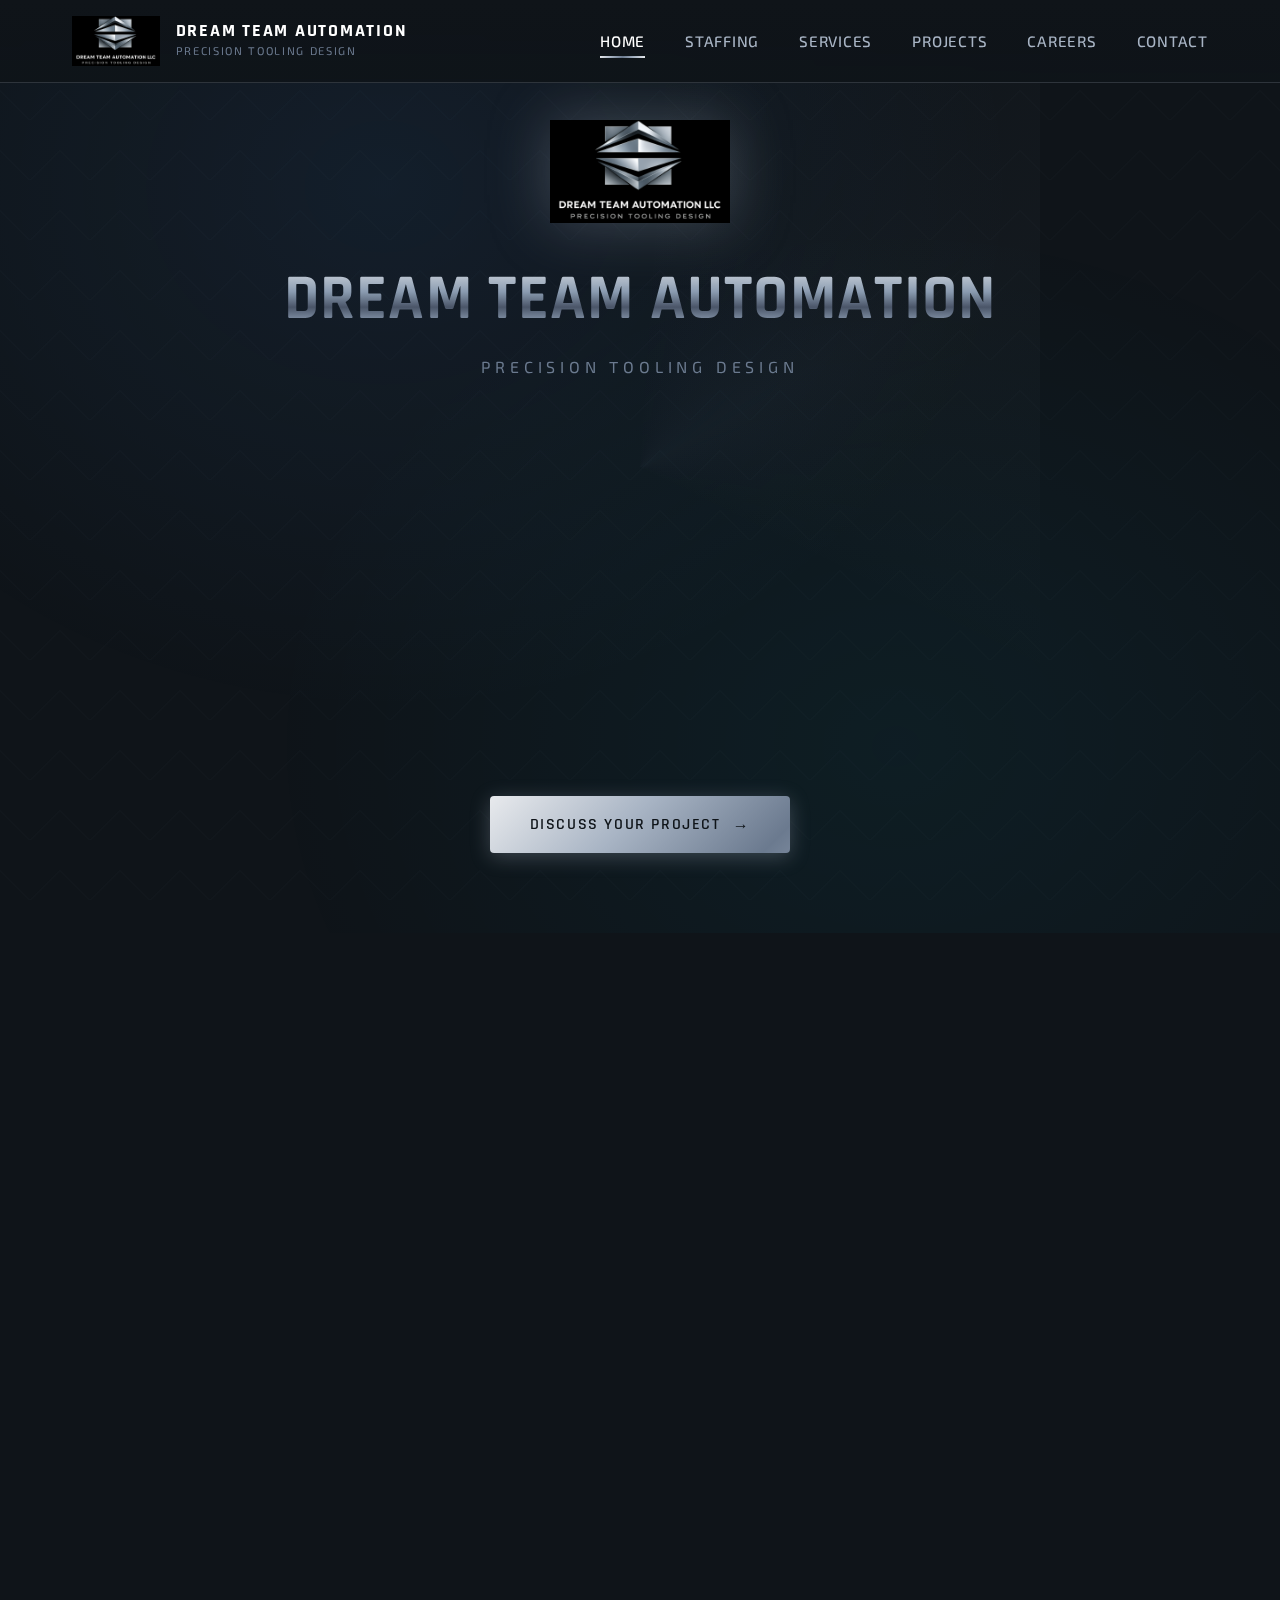
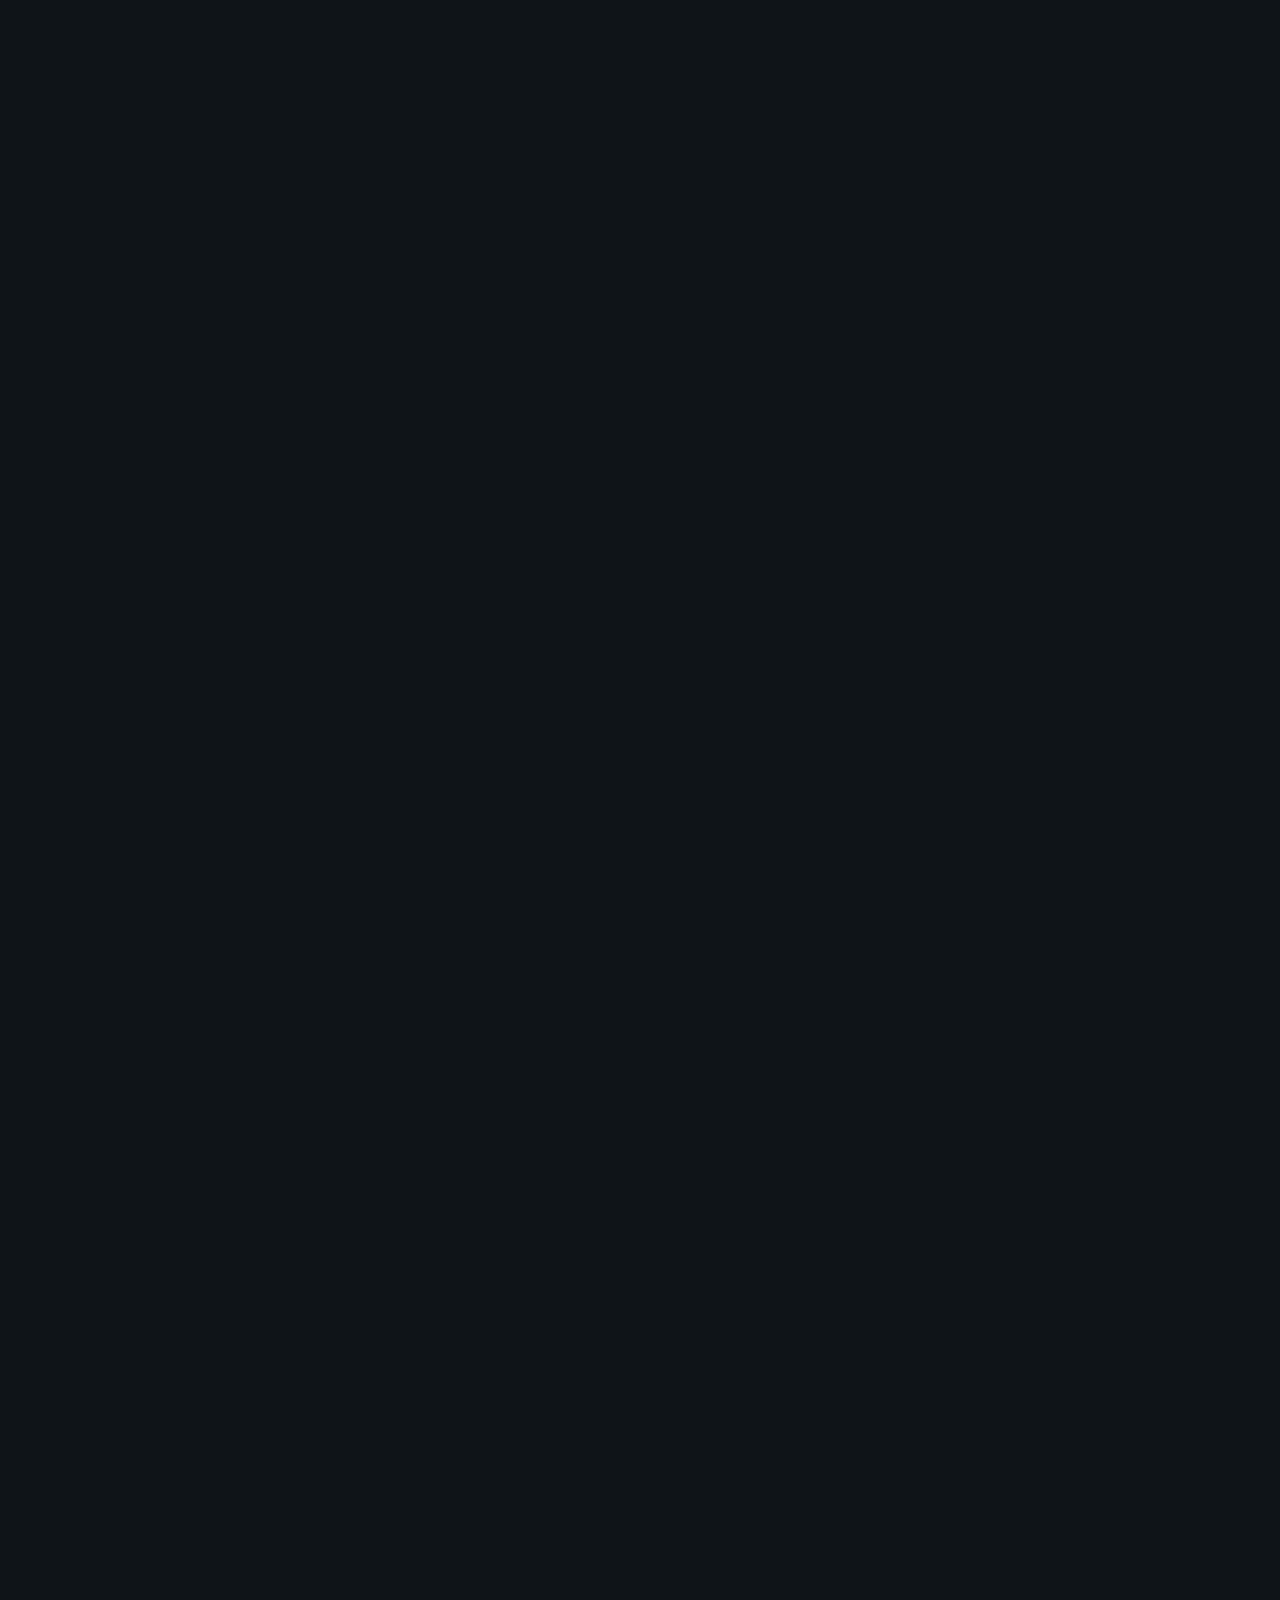
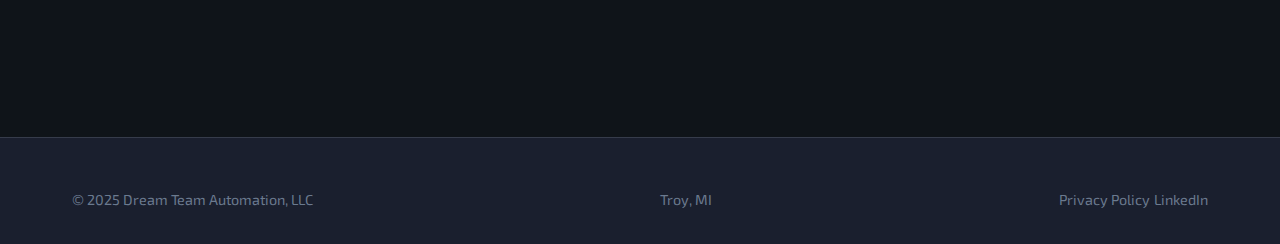
<file: index.html>
<!DOCTYPE html>
<html lang="en">
<head>
    <meta charset="UTF-8">
    <meta name="viewport" content="width=device-width, initial-scale=1.0">
    <title>Dream Team Automation | Precision Tooling Design</title>
    <meta name="description" content="Dream Team Automation, LLC delivers engineering staffing, turn-key design, 3D printing, and CAD automation for automotive manufacturing.">
    <link rel="canonical" href="https://www.dreamteamautomation.com/">
    <meta name="keywords" content="automation, engineering staffing, tooling design, CAD, 3D printing, body-in-white, weld systems, Michigan">
    <link rel="apple-touch-icon" sizes="180x180" href="assets/images/logo.png">
    
    <!-- Open Graph -->
    <meta property="og:title" content="Dream Team Automation | Precision Tooling Design">
    <meta property="og:description" content="Engineering staffing, turn-key design, 3D printing, and CAD automation services.">
    <meta property="og:type" content="website">
    <meta property="og:url" content="https://dreamteamautomation.com/">
    
    <!-- Fonts -->
    <link rel="preconnect" href="https://fonts.googleapis.com">
    <link rel="preconnect" href="https://fonts.gstatic.com" crossorigin>
    <link href="https://fonts.googleapis.com/css2?family=Exo+2:wght@300;400;500;600;700&family=Rajdhani:wght@500;600;700&display=swap" rel="stylesheet">
    
    <!-- Favicon -->
    <link rel="icon" type="image/svg+xml" href="favicon.svg">
    
    <!-- Styles -->
    <link rel="stylesheet" href="assets/css/style.css">
</head>
<body>
    <!-- Navigation -->
    <nav class="nav">
        <div class="nav-container">
            <a href="index.html" class="nav-logo">
                <img src="assets/images/logo.png" alt="Dream Team Automation Logo">
                <div class="nav-logo-text">
                    <span class="nav-logo-title">Dream Team Automation</span>
                    <span class="nav-logo-subtitle">Precision Tooling Design</span>
            </div>
            </a>
            <ul class="nav-links">
                <li><a href="index.html" class="active">Home</a></li>
                <li><a href="staffing.html">Staffing</a></li>
                <li><a href="services.html">Services</a></li>
                <li><a href="projects.html">Projects</a></li>
                <li><a href="careers.html">Careers</a></li>
                <li><a href="contact.html">Contact</a></li>
            </ul>
            <div class="nav-toggle">
                <span></span>
                <span></span>
                <span></span>
        </div>
        </div>
    </nav>
    
    <!-- Hero Section -->
    <section class="hero">
            <div class="hero-content">
            <img src="assets/images/logo.png" alt="Dream Team Automation" class="hero-logo">
            <h1 class="hero-title">Dream Team Automation</h1>
            <p class="hero-subtitle">Precision Tooling Design</p>
            
            <div class="hero-services">
                <span class="service-keyword">Staffing</span>
                <span class="service-keyword">Process Validation</span>
                <span class="service-keyword highlight">Mechanical Engineering</span>
                <span class="service-keyword">Body-in-White Weld Systems</span>
                <span class="service-keyword">Rapid Prototyping</span>
                </div>
            
            <a href="contact.html" class="btn btn-primary">
                <span>Discuss Your Project</span>
                <span class="btn-arrow">→</span>
            </a>
        </div>
    </section>

    <!-- About / Services Overview Copy -->
    <section class="container" style="padding-top: 60px;">
        <div class="card fade-in" style="padding: 2.5rem;">
            <h2 class="section-title mb-2">Why Manufacturers Choose Us</h2>
            <p class="section-subtitle mb-3">
                We specialize in helping automotive and industrial teams deliver faster with experienced engineers, proven processes, and production-ready designs. From concept to runoff, we handle detail design, checking, simulation support, and onsite coordination so your launch stays on schedule.
            </p>
            <p class="section-subtitle mb-3">
                Our team blends mechanical design, process validation, and CAD automation to reduce rework and tighten quality. We support body-in-white systems, weld cells, end-of-arm tooling, conveyors, and line integrations. Whether you need option-to-hire engineers or a fully managed project, we tailor staffing and workflows to your standards.
            </p>
            <p class="section-subtitle">
                We also provide rapid prototyping and 3D printing to accelerate fixtures, mockups, and small-run production. With in-house automation scripts, we streamline BOMs, drawing packs, and change tracking. Tell us your targets, compliance needs, and timing, and we’ll propose a clear plan with milestones and pricing.
            </p>
        </div>
    </section>

    <!-- Services Overview -->
    <section class="container">
        <div class="section-header fade-in">
            <h2 class="section-title">Our Services</h2>
            <p class="section-subtitle">Comprehensive automation and engineering solutions for the manufacturing industry</p>
            <div class="section-divider"></div>
                </div>
        
        <div class="services-grid">
            <div class="card fade-in stagger-1">
                <div class="card-icon">👥</div>
                <h3 class="card-title">Engineering Staffing</h3>
                <p class="card-text">Managers, design leaders, checkers, designers, simulation, system layout, PM/PE. Flexible contracts with option-to-hire.</p>
                <a href="staffing.html" class="btn btn-secondary mt-2">Explore Staffing →</a>
            </div>
            
            <div class="card fade-in stagger-2">
                <div class="card-icon">🔧</div>
                <h3 class="card-title">Turn-Key Design</h3>
                <p class="card-text">Complete lines, individual cells/stations, EOAT, conveyors & transfers. From concept to runoff, drawings & BOMs included.</p>
                <a href="services.html" class="btn btn-secondary mt-2">See Design Capabilities →</a>
            </div>
            
            <div class="card fade-in stagger-3">
                <div class="card-icon">🖨️</div>
                <h3 class="card-title">Rapid Prototyping / 3D Printing</h3>
                <p class="card-text">FFF/FDM & high-res resin. Prototype through small-run production, material guidance, and fit-for-purpose finishing.</p>
                <a href="services.html" class="btn btn-secondary mt-2">Prototype &amp; Print →</a>
            </div>

<div class="card fade-in stagger-4">
                <div class="card-icon">💻</div>
                <h3 class="card-title">CAD Automation / Macros</h3>
                <p class="card-text">AutoCAD, Inventor, SolidWorks, NX, Teamcenter automations: export pipelines, parametrics, BOM validation, drawing batch tools, and more.</p>
                <a href="services.html" class="btn btn-secondary mt-2">Automate CAD →</a>
            </div>
        </div>
    </section>

    <!-- CTA Section -->
    <section class="container" style="padding-top: 80px; padding-bottom: 120px;">
        <div class="card fade-in" style="text-align: center; padding: 4rem;">
            <h2 class="section-title mb-2">Ready to Start Your Project?</h2>
            <p class="section-subtitle mb-3">Tell us about your automation needs and we'll get back to you with solutions and pricing.</p>
            <a href="contact.html" class="btn btn-primary">
                <span>Request a Quote</span>
                <span class="btn-arrow">→</span>
            </a>
        </div>
    </section>

    <!-- Footer -->
    <footer class="footer">
        <div class="container">
            <div class="footer-content">
                <p class="footer-text">© 2025 Dream Team Automation, LLC</p>
                <div class="footer-badge">
                    <span class="footer-text">Troy, MI</span>
                </div>
                <div class="footer-links">
                    <a href="privacy-policy.html" class="footer-text">Privacy Policy</a>
                    <a href="https://www.linkedin.com/company/dream-team-automation-llc/" class="footer-text" target="_blank" rel="noopener">LinkedIn</a>
                </div>
            </div>
        </div>
    </footer>

    <!-- Scripts -->
    <script src="assets/js/main.js"></script>
</body>
</html>
</file>
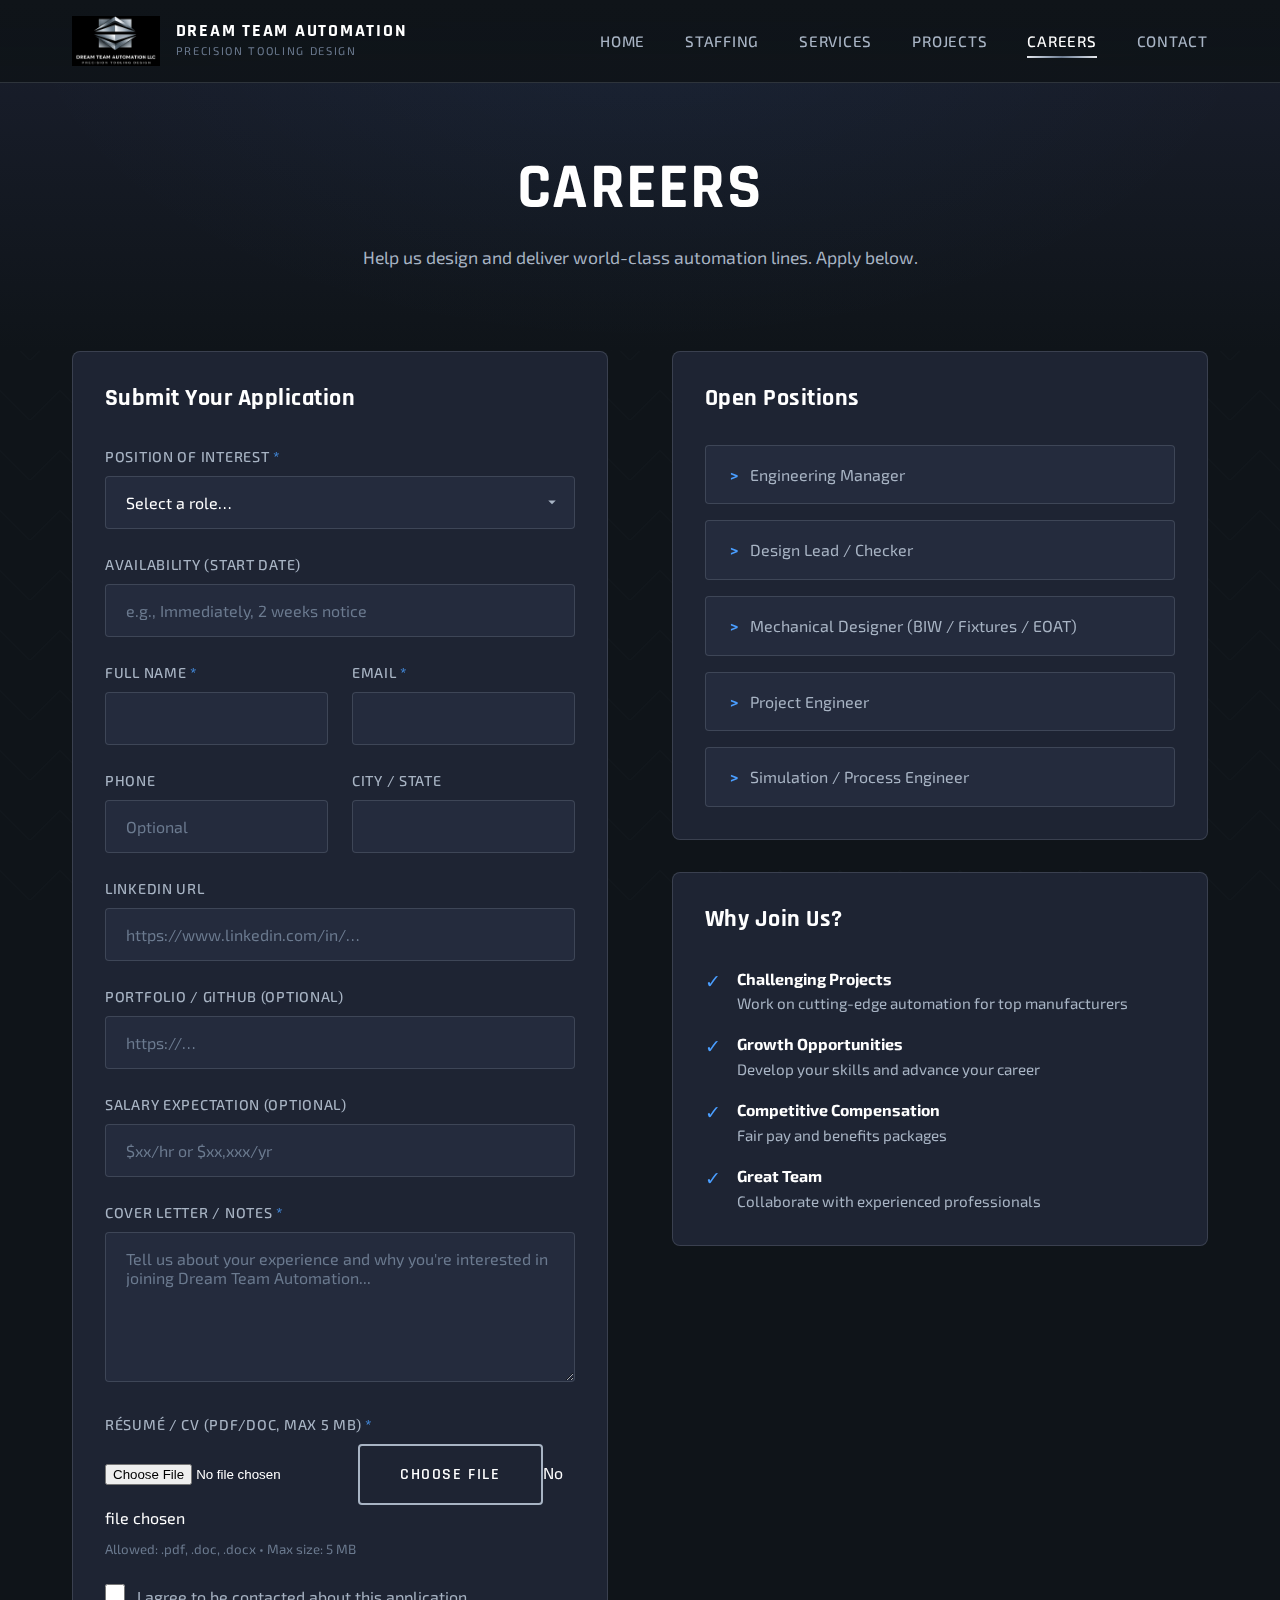
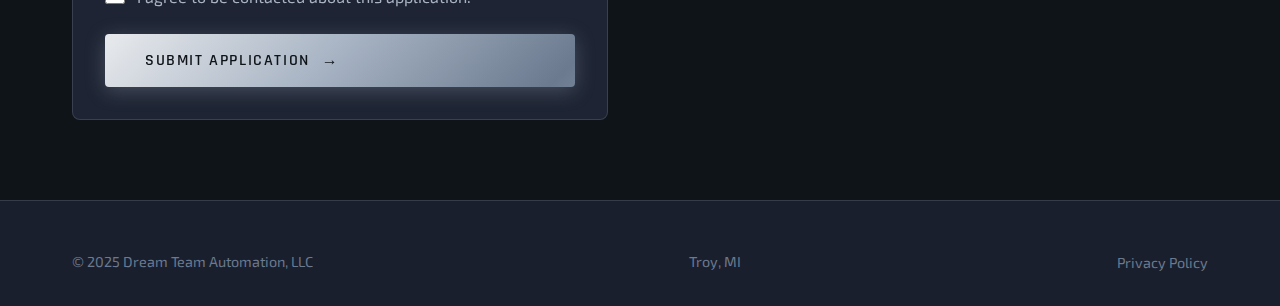
<file: careers.html>
<!DOCTYPE html>
<html lang="en">
<head>
    <meta charset="UTF-8">
    <meta name="viewport" content="width=device-width, initial-scale=1.0">
    <title>Careers | Dream Team Automation</title>
    <meta name="description" content="Join Dream Team Automation. We're hiring Engineering Managers, Design Leaders, Mechanical Designers, Project Engineers, and more. Apply today.">
    <meta name="keywords" content="engineering jobs, mechanical designer jobs, project engineer careers, automation jobs Michigan">
    
    <!-- Open Graph -->
    <meta property="og:title" content="Careers | Dream Team Automation">
    <meta property="og:description" content="Join our team of automation professionals.">
    <meta property="og:type" content="website">
    
    <!-- Fonts -->
    <link rel="preconnect" href="https://fonts.googleapis.com">
    <link rel="preconnect" href="https://fonts.gstatic.com" crossorigin>
    <link href="https://fonts.googleapis.com/css2?family=Exo+2:wght@300;400;500;600;700&family=Rajdhani:wght@500;600;700&display=swap" rel="stylesheet">
    
    <!-- Favicon -->
    <link rel="icon" type="image/svg+xml" href="favicon.svg">
    
    <!-- Styles -->
    <link rel="stylesheet" href="assets/css/style.css">
</head>
<body>
    <!-- Navigation -->
    <nav class="nav">
        <div class="nav-container">
            <a href="index.html" class="nav-logo">
                <img src="assets/images/logo.png" alt="Dream Team Automation Logo">
                <div class="nav-logo-text">
                    <span class="nav-logo-title">Dream Team Automation</span>
                    <span class="nav-logo-subtitle">Precision Tooling Design</span>
                </div>
            </a>
            <ul class="nav-links">
                <li><a href="index.html">Home</a></li>
                <li><a href="staffing.html">Staffing</a></li>
                <li><a href="services.html">Services</a></li>
                <li><a href="projects.html">Projects</a></li>
                <li><a href="careers.html" class="active">Careers</a></li>
                <li><a href="contact.html">Contact</a></li>
            </ul>
            <div class="nav-toggle">
                <span></span>
                <span></span>
                <span></span>
            </div>
        </div>
    </nav>

    <!-- Page Header -->
    <header class="page-header">
        <div class="container">
            <h1>Careers</h1>
            <p>Help us design and deliver world-class automation lines. Apply below.</p>
        </div>
    </header>

    <!-- Application Form -->
    <section class="container">
        <div class="two-col">
            <div class="fade-in">
                <div class="card">
                    <h3 class="card-title mb-2">Submit Your Application</h3>
                    <form action="https://api.web3forms.com/submit" method="POST" enctype="multipart/form-data">
                        <input type="hidden" name="access_key" value="188bbf46-3ea0-4da1-a88c-50b7a577ad58">
                        <input type="hidden" name="redirect" value="https://dreamteamautomation.com/thank-you.html">
                        <input type="hidden" name="from_name" value="Dream Team Automation Careers">
                        <input type="hidden" name="subject" value="New career application from dreamteamautomation.com">
                        <input type="checkbox" name="botcheck" style="display:none">
                        <div class="form-group">
                            <label class="form-label">Position of Interest <span class="required">*</span></label>
                            <select name="position" class="form-select" required>
                                <option value="">Select a role…</option>
                                <option value="Engineering Manager">Engineering Manager</option>
                                <option value="Design Lead / Checker">Design Lead / Checker</option>
                                <option value="Mechanical Designer (BIW / Fixtures / EOAT)">Mechanical Designer (BIW / Fixtures / EOAT)</option>
                                <option value="Project Engineer">Project Engineer</option>
                                <option value="Simulation / Process">Simulation / Process</option>
                                <option value="Other">Other</option>
                            </select>
                        </div>
                        
                        <div class="form-group">
                            <label class="form-label">Availability (Start Date)</label>
                            <input type="text" name="availability" class="form-input" placeholder="e.g., Immediately, 2 weeks notice">
                        </div>
                        
                        <div class="form-row">
                            <div class="form-group">
                                <label class="form-label">Full Name <span class="required">*</span></label>
                                <input type="text" name="name" class="form-input" required>
                            </div>
                            <div class="form-group">
                                <label class="form-label">Email <span class="required">*</span></label>
                                <input type="email" name="email" class="form-input" required>
                            </div>
                        </div>
                        
                        <div class="form-row">
                            <div class="form-group">
                                <label class="form-label">Phone</label>
                                <input type="tel" name="phone" class="form-input" placeholder="Optional">
                            </div>
                            <div class="form-group">
                                <label class="form-label">City / State</label>
                                <input type="text" name="location" class="form-input">
                            </div>
                        </div>
                        
                        <div class="form-group">
                            <label class="form-label">LinkedIn URL</label>
                            <input type="url" name="linkedin" class="form-input" placeholder="https://www.linkedin.com/in/…">
                        </div>
                        
                        <div class="form-group">
                            <label class="form-label">Portfolio / GitHub (optional)</label>
                            <input type="url" name="portfolio" class="form-input" placeholder="https://…">
                        </div>
                        
                        <div class="form-group">
                            <label class="form-label">Salary Expectation (optional)</label>
                            <input type="text" name="salary" class="form-input" placeholder="$xx/hr or $xx,xxx/yr">
                        </div>
                        
                        <div class="form-group">
                            <label class="form-label">Cover Letter / Notes <span class="required">*</span></label>
                            <textarea name="cover_letter" class="form-textarea" required placeholder="Tell us about your experience and why you're interested in joining Dream Team Automation..."></textarea>
                        </div>
                        
                        <div class="form-group">
                            <label class="form-label">Résumé / CV (PDF/DOC, max 5 MB) <span class="required">*</span></label>
                            <input type="file" name="resume" id="resume" accept=".pdf,.doc,.docx" required>
                            <small style="color: var(--text-muted); display: block; margin-top: 0.5rem;">Allowed: .pdf, .doc, .docx • Max size: 5 MB</small>
                        </div>
                        
                        <div class="form-group">
                            <label class="form-checkbox">
                                <input type="checkbox" name="consent" required>
                                <span style="color: var(--text-secondary);">I agree to be contacted about this application.</span>
                            </label>
                        </div>
                        
                        <button type="submit" class="btn btn-primary" style="width: 100%;">
                            <span>Submit Application</span>
                            <span class="btn-arrow">→</span>
                        </button>
                    </form>
                </div>
            </div>
            
            <div class="fade-in stagger-2">
                <div class="card mb-2">
                    <h3 class="card-title mb-2">Open Positions</h3>
                    <ul class="role-list" style="grid-template-columns: 1fr;">
                        <li>Engineering Manager</li>
                        <li>Design Lead / Checker</li>
                        <li>Mechanical Designer (BIW / Fixtures / EOAT)</li>
                        <li>Project Engineer</li>
                        <li>Simulation / Process Engineer</li>
                    </ul>
                </div>
                
                <div class="card">
                    <h3 class="card-title mb-2">Why Join Us?</h3>
                    <ul style="list-style: none; display: flex; flex-direction: column; gap: 1rem;">
                        <li style="display: flex; align-items: flex-start; gap: 1rem;">
                            <span style="color: var(--accent-blue); font-size: 1.2rem;">✓</span>
                            <div>
                                <strong style="color: var(--text-primary);">Challenging Projects</strong>
                                <p style="color: var(--text-secondary); font-size: 0.95rem;">Work on cutting-edge automation for top manufacturers</p>
                            </div>
                        </li>
                        <li style="display: flex; align-items: flex-start; gap: 1rem;">
                            <span style="color: var(--accent-blue); font-size: 1.2rem;">✓</span>
                            <div>
                                <strong style="color: var(--text-primary);">Growth Opportunities</strong>
                                <p style="color: var(--text-secondary); font-size: 0.95rem;">Develop your skills and advance your career</p>
                            </div>
                        </li>
                        <li style="display: flex; align-items: flex-start; gap: 1rem;">
                            <span style="color: var(--accent-blue); font-size: 1.2rem;">✓</span>
                            <div>
                                <strong style="color: var(--text-primary);">Competitive Compensation</strong>
                                <p style="color: var(--text-secondary); font-size: 0.95rem;">Fair pay and benefits packages</p>
                            </div>
                        </li>
                        <li style="display: flex; align-items: flex-start; gap: 1rem;">
                            <span style="color: var(--accent-blue); font-size: 1.2rem;">✓</span>
                            <div>
                                <strong style="color: var(--text-primary);">Great Team</strong>
                                <p style="color: var(--text-secondary); font-size: 0.95rem;">Collaborate with experienced professionals</p>
                            </div>
                        </li>
                    </ul>
                </div>
            </div>
        </div>
    </section>

    <!-- Footer -->
    <footer class="footer" style="margin-top: 80px;">
        <div class="container">
            <div class="footer-content">
                <p class="footer-text">© 2025 Dream Team Automation, LLC</p>
                <div class="footer-badge">
                    <span class="footer-text">Troy, MI</span>
                </div>
                <div class="footer-links">
                    <a href="privacy-policy.html" class="footer-text">Privacy Policy</a>
                </div>
            </div>
        </div>
    </footer>

    <!-- Scripts -->
    <script src="assets/js/main.js"></script>
    <script src="assets/js/contact.js"></script>
</body>
</html>
</file>
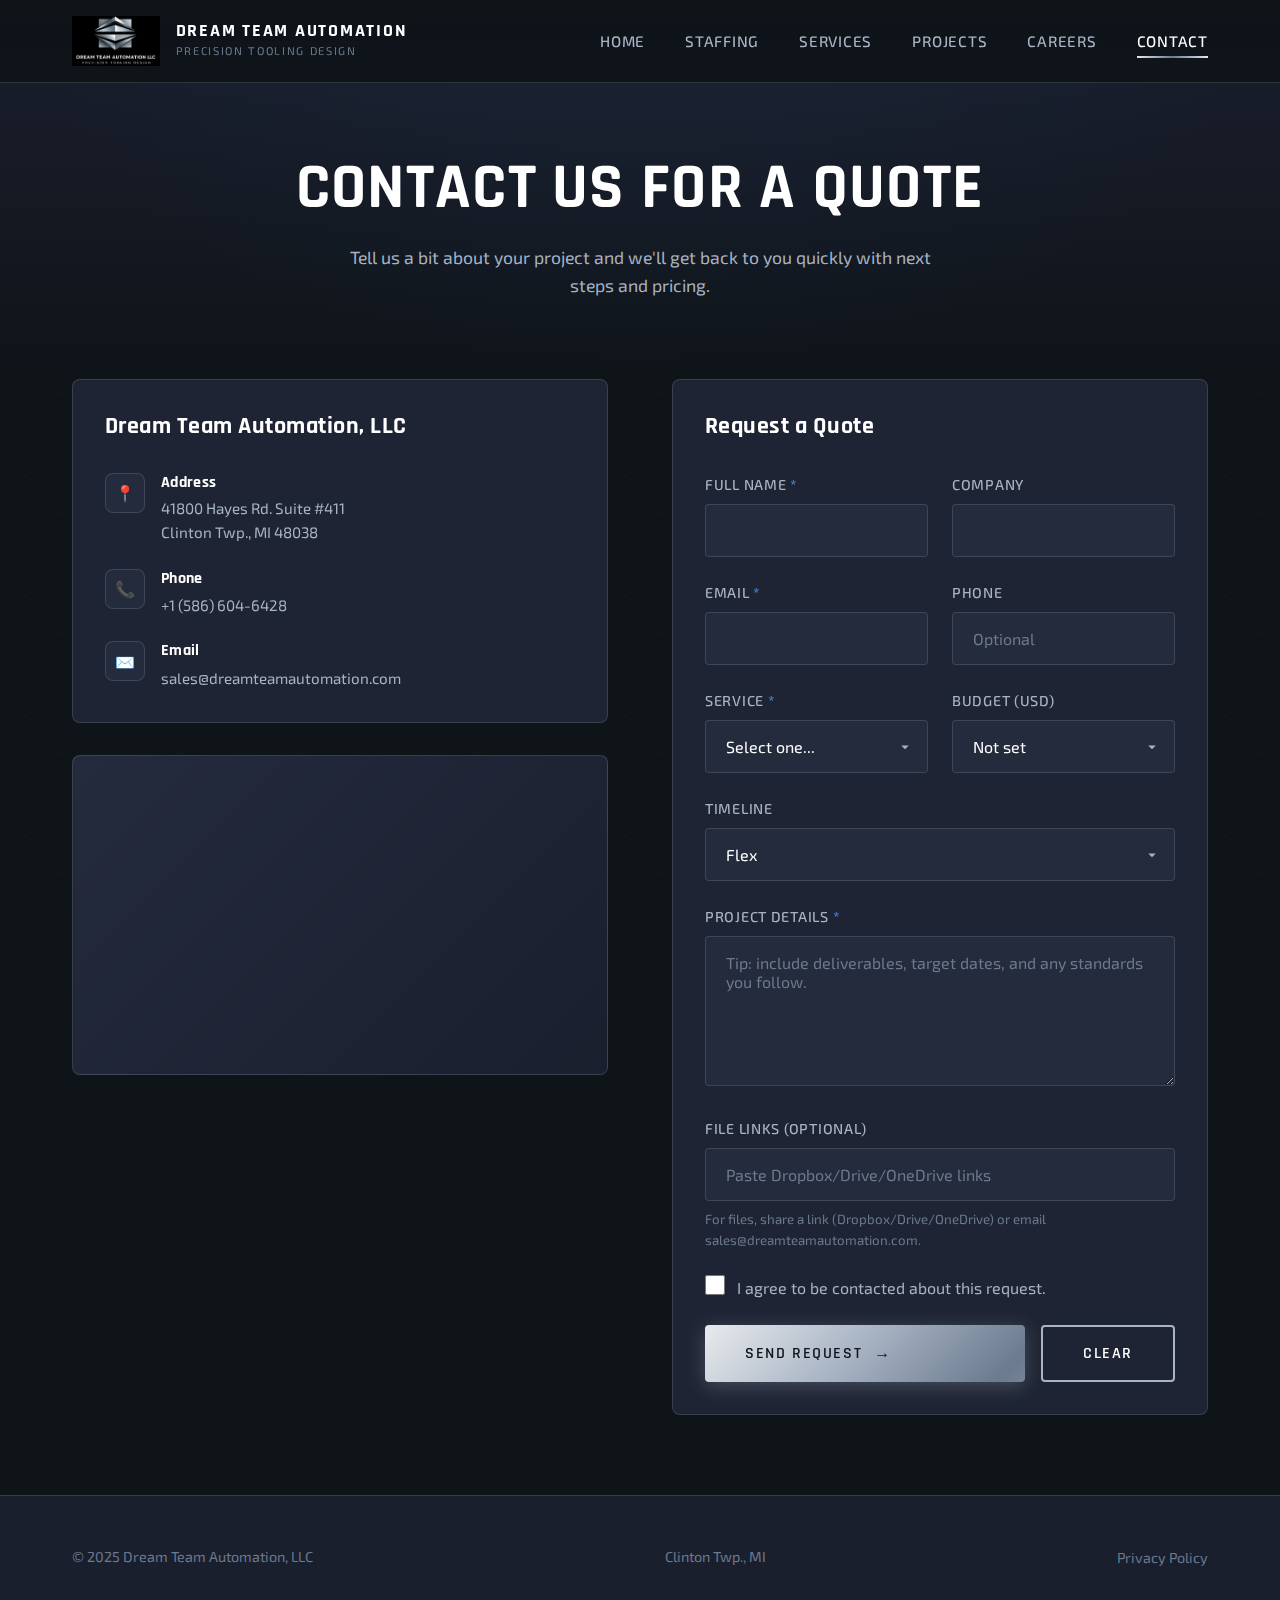
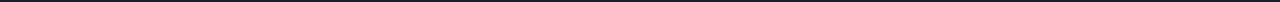
<file: contact.html>
<!DOCTYPE html>
<html lang="en">
<head>
    <meta charset="UTF-8">
    <meta name="viewport" content="width=device-width, initial-scale=1.0">
    <title>Contact Us for a Quote | Dream Team Automation</title>
    <meta name="description" content="Contact Dream Team Automation for automation engineering, staffing, and design services. Located in Clinton Twp., MI. Call (586) 604-6428.">
    <meta name="keywords" content="contact Dream Team Automation, automation quote, engineering services Michigan">
    
    <!-- Open Graph -->
    <meta property="og:title" content="Contact Us for a Quote | Dream Team Automation">
    <meta property="og:description" content="Get in touch for automation engineering and staffing services.">
    <meta property="og:type" content="website">
    
    <!-- Fonts -->
    <link rel="preconnect" href="https://fonts.googleapis.com">
    <link rel="preconnect" href="https://fonts.gstatic.com" crossorigin>
    <link href="https://fonts.googleapis.com/css2?family=Exo+2:wght@300;400;500;600;700&family=Rajdhani:wght@500;600;700&display=swap" rel="stylesheet">
    
    <!-- Favicon -->
    <link rel="icon" type="image/svg+xml" href="favicon.svg">
    
    <!-- Styles -->
    <link rel="stylesheet" href="assets/css/style.css">
    
    <style>
        .map-embed {
            position: relative;
            width: 100%;
            padding-top: 56.25%;
            min-height: 320px;
            border-radius: 8px;
            overflow: hidden;
            background: linear-gradient(135deg, var(--bg-tertiary) 0%, var(--bg-secondary) 100%);
            margin-top: 2rem;
            border: 1px solid var(--border-subtle);
        }
        .map-embed iframe {
            position: absolute;
            inset: 0;
            width: 100%;
            height: 100%;
            border: 0;
        }
    </style>
</head>
<body>
    <!-- Navigation -->
    <nav class="nav">
        <div class="nav-container">
            <a href="index.html" class="nav-logo">
                <img src="assets/images/logo.png" alt="Dream Team Automation Logo">
                <div class="nav-logo-text">
                    <span class="nav-logo-title">Dream Team Automation</span>
                    <span class="nav-logo-subtitle">Precision Tooling Design</span>
                </div>
            </a>
            <ul class="nav-links">
                <li><a href="index.html">Home</a></li>
                <li><a href="staffing.html">Staffing</a></li>
                <li><a href="services.html">Services</a></li>
                <li><a href="projects.html">Projects</a></li>
                <li><a href="careers.html">Careers</a></li>
                <li><a href="contact.html" class="active">Contact</a></li>
            </ul>
            <div class="nav-toggle">
                <span></span>
                <span></span>
                <span></span>
            </div>
        </div>
    </nav>

    <!-- Page Header -->
    <header class="page-header">
        <div class="container">
            <h1>Contact Us for a Quote</h1>
            <p>Tell us a bit about your project and we'll get back to you quickly with next steps and pricing.</p>
        </div>
    </header>

    <!-- Contact Section -->
    <section class="container">
        <div class="two-col">
            <!-- Contact Info -->
            <div class="fade-in">
                <div class="card mb-2">
                    <h3 class="card-title mb-2">Dream Team Automation, LLC</h3>
                    <div class="contact-info">
                        <div class="contact-item">
                            <div class="contact-icon">📍</div>
                            <div class="contact-details">
                                <h4>Address</h4>
                                <p>41800 Hayes Rd. Suite #411<br>Clinton Twp., MI 48038</p>
                            </div>
                        </div>
                        <div class="contact-item">
                            <div class="contact-icon">📞</div>
                            <div class="contact-details">
                                <h4>Phone</h4>
                                <a href="tel:+15866046428">+1 (586) 604-6428</a>
                            </div>
                        </div>
                        <div class="contact-item">
                            <div class="contact-icon">✉️</div>
                            <div class="contact-details">
                                <h4>Email</h4>
                                <a href="mailto:sales@dreamteamautomation.com">sales@dreamteamautomation.com</a>
                            </div>
                        </div>
                    </div>
                </div>
                
                <div class="map-embed">
                    <iframe 
                        title="Dream Team Automation location"
                        src="https://maps.google.com/maps?width=100%25&height=600&hl=en&q=41800%20Hayes%20Rd%20Suite%20%23411%20Clinton%20Twp%20MI%2048038&t=&z=14&ie=UTF8&iwloc=B&output=embed"
                        loading="lazy"
                        allowfullscreen
                        referrerpolicy="no-referrer-when-downgrade">
                    </iframe>
                </div>
            </div>
            
            <!-- Contact Form -->
            <div class="fade-in stagger-2">
                <div class="card">
                    <h3 class="card-title mb-2">Request a Quote</h3>
                    <form action="https://api.web3forms.com/submit" method="POST">
                        <input type="hidden" name="access_key" value="188bbf46-3ea0-4da1-a88c-50b7a577ad58">
                        <input type="hidden" name="redirect" value="https://dreamteamautomation.com/thank-you.html">
                        <input type="hidden" name="from_name" value="Dream Team Automation">
                        <input type="hidden" name="subject" value="New contact from dreamteamautomation.com">
                        <input type="checkbox" name="botcheck" style="display:none">
                        <div class="form-row">
                            <div class="form-group">
                                <label class="form-label">Full Name <span class="required">*</span></label>
                                <input type="text" name="name" class="form-input" required>
                            </div>
                            <div class="form-group">
                                <label class="form-label">Company</label>
                                <input type="text" name="company" class="form-input">
                            </div>
                        </div>
                        
                        <div class="form-row">
                            <div class="form-group">
                                <label class="form-label">Email <span class="required">*</span></label>
                                <input type="email" name="email" class="form-input" required>
                            </div>
                            <div class="form-group">
                                <label class="form-label">Phone</label>
                                <input type="tel" name="phone" class="form-input" placeholder="Optional">
                            </div>
                        </div>
                        
                        <div class="form-row">
                            <div class="form-group">
                                <label class="form-label">Service <span class="required">*</span></label>
                                <select name="service" class="form-select" required>
                                    <option value="">Select one...</option>
                                    <option value="Staffing">Staffing</option>
                                    <option value="Process Validation">Process Validation</option>
                                    <option value="Mechanical Engineering">Mechanical Engineering</option>
                                    <option value="Body-in-White Welding">Body-in-White Welding</option>
                                    <option value="Rapid Prototyping">Rapid Prototyping</option>
                                    <option value="Other">Other</option>
                                </select>
                            </div>
                            <div class="form-group">
                                <label class="form-label">Budget (USD)</label>
                                <select name="budget" class="form-select">
                                    <option value="Not set">Not set</option>
                                    <option value="< 10k">&lt; 10k</option>
                                    <option value="10k – 50k">10k – 50k</option>
                                    <option value="50k – 250k">50k – 250k</option>
                                    <option value="> 250k">&gt; 250k</option>
                                </select>
                            </div>
                        </div>
                        
                        <div class="form-group">
                            <label class="form-label">Timeline</label>
                            <select name="timeline" class="form-select">
                                <option value="Flex">Flex</option>
                                <option value="ASAP">ASAP</option>
                                <option value="2–4 weeks">2–4 weeks</option>
                                <option value="1–3 months">1–3 months</option>
                                <option value="3+ months">3+ months</option>
                            </select>
                        </div>
                        
                        <div class="form-group">
                            <label class="form-label">Project Details <span class="required">*</span></label>
                            <textarea name="message" class="form-textarea" required placeholder="Tip: include deliverables, target dates, and any standards you follow."></textarea>
                        </div>
                        
                        <div class="form-group">
                            <label class="form-label">File links (optional)</label>
                            <input type="url" name="file_links" class="form-input" placeholder="Paste Dropbox/Drive/OneDrive links">
                            <small style="color: var(--text-muted); display: block; margin-top: 0.5rem;">For files, share a link (Dropbox/Drive/OneDrive) or email sales@dreamteamautomation.com.</small>
                        </div>
                        
                        <div class="form-group">
                            <label class="form-checkbox">
                                <input type="checkbox" name="consent" required>
                                <span style="color: var(--text-secondary);">I agree to be contacted about this request.</span>
                            </label>
                        </div>
                        
                        <div style="display: flex; gap: 1rem;">
                            <button type="submit" class="btn btn-primary" style="flex: 1;">
                                <span>Send Request</span>
                                <span class="btn-arrow">→</span>
                            </button>
                            <button type="reset" class="btn btn-secondary">Clear</button>
                        </div>
                    </form>
                </div>
            </div>
        </div>
    </section>

    <!-- Footer -->
    <footer class="footer" style="margin-top: 80px;">
        <div class="container">
            <div class="footer-content">
                <p class="footer-text">© 2025 Dream Team Automation, LLC</p>
                <div class="footer-badge">
                    <span class="footer-text">Clinton Twp., MI</span>
                </div>
                <div class="footer-links">
                    <a href="privacy-policy.html" class="footer-text">Privacy Policy</a>
                </div>
            </div>
        </div>
    </footer>

    <!-- Scripts -->
    <script src="assets/js/main.js"></script>
    <script src="assets/js/contact.js"></script>
</body>
</html>
</file>
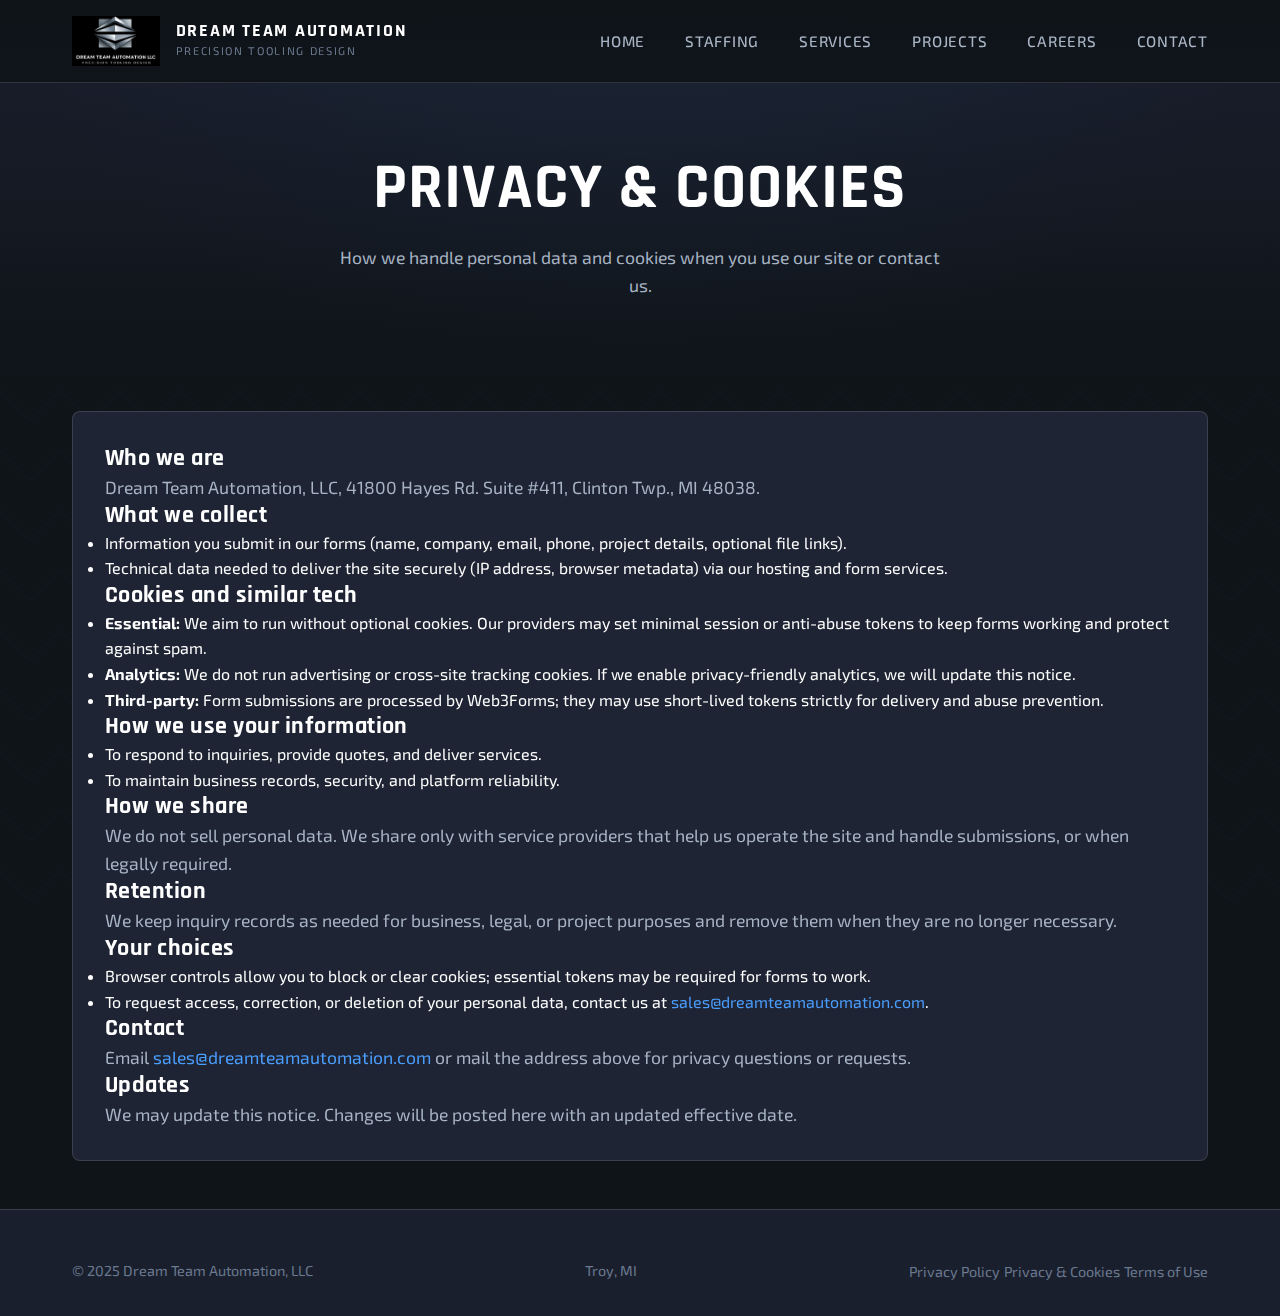
<file: privacy-and-cookies.html>
<!DOCTYPE html>
<html lang="en">
<head>
    <meta charset="UTF-8">
    <meta name="viewport" content="width=device-width, initial-scale=1.0">
    <title>Privacy & Cookies | Dream Team Automation</title>
    <meta name="description" content="Privacy and cookie practices for Dream Team Automation, LLC.">
    <link rel="preconnect" href="https://fonts.googleapis.com">
    <link rel="preconnect" href="https://fonts.gstatic.com" crossorigin>
    <link href="https://fonts.googleapis.com/css2?family=Exo+2:wght@300;400;500;600;700&family=Rajdhani:wght@500;600;700&display=swap" rel="stylesheet">
    <link rel="icon" type="image/svg+xml" href="favicon.svg">
    <link rel="stylesheet" href="assets/css/style.css">
</head>
<body>
    <nav class="nav">
        <div class="nav-container">
            <a href="index.html" class="nav-logo">
                <img src="assets/images/logo.png" alt="Dream Team Automation Logo">
                <div class="nav-logo-text">
                    <span class="nav-logo-title">Dream Team Automation</span>
                    <span class="nav-logo-subtitle">Precision Tooling Design</span>
                </div>
            </a>
            <ul class="nav-links">
                <li><a href="index.html">Home</a></li>
                <li><a href="staffing.html">Staffing</a></li>
                <li><a href="services.html">Services</a></li>
                <li><a href="projects.html">Projects</a></li>
                <li><a href="careers.html">Careers</a></li>
                <li><a href="contact.html">Contact</a></li>
            </ul>
            <div class="nav-toggle">
                <span></span>
                <span></span>
                <span></span>
            </div>
        </div>
    </nav>

    <section class="page-header">
        <div class="container">
            <h1>Privacy & Cookies</h1>
            <p>How we handle personal data and cookies when you use our site or contact us.</p>
        </div>
    </section>

    <section class="container" style="padding-top: 2rem; padding-bottom: 3rem;">
        <div class="card">
            <h3>Who we are</h3>
            <p>Dream Team Automation, LLC, 41800 Hayes Rd. Suite #411, Clinton Twp., MI 48038.</p>

            <h3>What we collect</h3>
            <ul>
                <li>Information you submit in our forms (name, company, email, phone, project details, optional file links).</li>
                <li>Technical data needed to deliver the site securely (IP address, browser metadata) via our hosting and form services.</li>
            </ul>

            <h3>Cookies and similar tech</h3>
            <ul>
                <li><strong>Essential:</strong> We aim to run without optional cookies. Our providers may set minimal session or anti-abuse tokens to keep forms working and protect against spam.</li>
                <li><strong>Analytics:</strong> We do not run advertising or cross-site tracking cookies. If we enable privacy-friendly analytics, we will update this notice.</li>
                <li><strong>Third-party:</strong> Form submissions are processed by Web3Forms; they may use short-lived tokens strictly for delivery and abuse prevention.</li>
            </ul>

            <h3>How we use your information</h3>
            <ul>
                <li>To respond to inquiries, provide quotes, and deliver services.</li>
                <li>To maintain business records, security, and platform reliability.</li>
            </ul>

            <h3>How we share</h3>
            <p>We do not sell personal data. We share only with service providers that help us operate the site and handle submissions, or when legally required.</p>

            <h3>Retention</h3>
            <p>We keep inquiry records as needed for business, legal, or project purposes and remove them when they are no longer necessary.</p>

            <h3>Your choices</h3>
            <ul>
                <li>Browser controls allow you to block or clear cookies; essential tokens may be required for forms to work.</li>
                <li>To request access, correction, or deletion of your personal data, contact us at <a href="mailto:sales@dreamteamautomation.com">sales@dreamteamautomation.com</a>.</li>
            </ul>

            <h3>Contact</h3>
            <p>Email <a href="mailto:sales@dreamteamautomation.com">sales@dreamteamautomation.com</a> or mail the address above for privacy questions or requests.</p>

            <h3>Updates</h3>
            <p>We may update this notice. Changes will be posted here with an updated effective date.</p>
        </div>
    </section>

    <footer class="footer">
        <div class="container">
            <div class="footer-content">
                <p class="footer-text">© 2025 Dream Team Automation, LLC</p>
                <div class="footer-badge">
                    <span class="footer-text">Troy, MI</span>
                </div>
                <div class="footer-links">
                    <a href="privacy-policy.html" class="footer-text">Privacy Policy</a>
                    <a href="privacy-and-cookies.html" class="footer-text">Privacy & Cookies</a>
                    <a href="terms-of-use.html" class="footer-text">Terms of Use</a>
                </div>
            </div>
        </div>
    </footer>

    <script src="assets/js/main.js"></script>
</body>
</html>
</file>
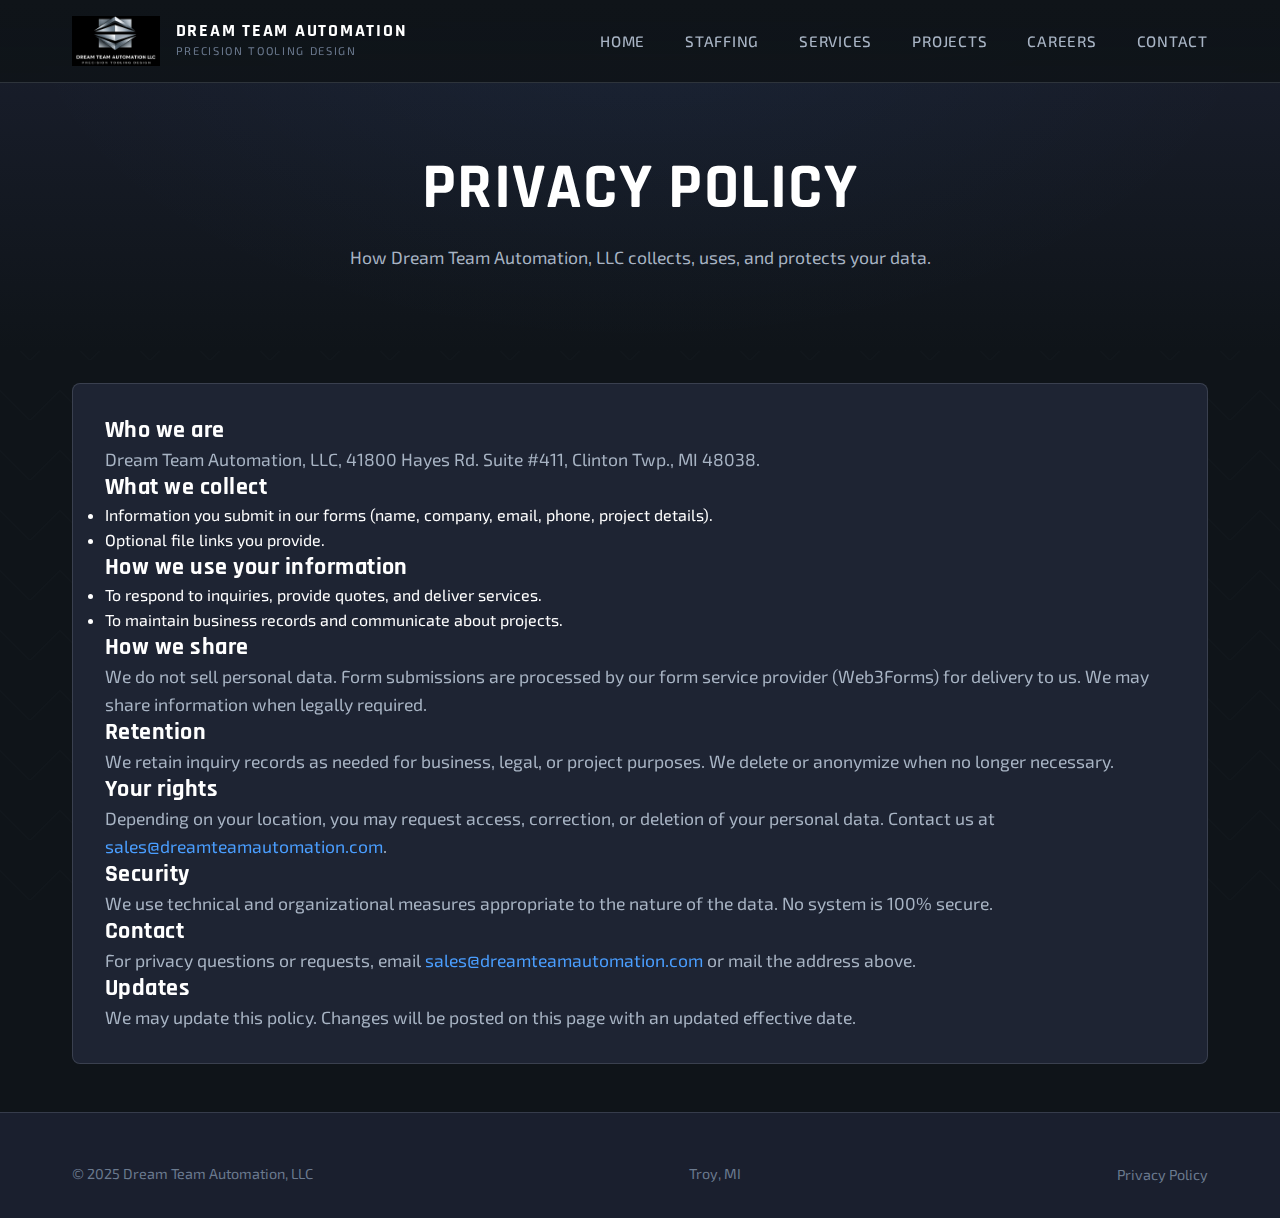
<file: privacy-policy.html>
<!DOCTYPE html>
<html lang="en">
<head>
    <meta charset="UTF-8">
    <meta name="viewport" content="width=device-width, initial-scale=1.0">
    <title>Privacy Policy | Dream Team Automation</title>
    <meta name="description" content="Privacy Policy for Dream Team Automation, LLC.">
    <link rel="preconnect" href="https://fonts.googleapis.com">
    <link rel="preconnect" href="https://fonts.gstatic.com" crossorigin>
    <link href="https://fonts.googleapis.com/css2?family=Exo+2:wght@300;400;500;600;700&family=Rajdhani:wght@500;600;700&display=swap" rel="stylesheet">
    <link rel="icon" type="image/svg+xml" href="favicon.svg">
    <link rel="stylesheet" href="assets/css/style.css">
</head>
<body>
    <nav class="nav">
        <div class="nav-container">
            <a href="index.html" class="nav-logo">
                <img src="assets/images/logo.png" alt="Dream Team Automation Logo">
                <div class="nav-logo-text">
                    <span class="nav-logo-title">Dream Team Automation</span>
                    <span class="nav-logo-subtitle">Precision Tooling Design</span>
                </div>
            </a>
            <ul class="nav-links">
                <li><a href="index.html">Home</a></li>
                <li><a href="staffing.html">Staffing</a></li>
                <li><a href="services.html">Services</a></li>
                <li><a href="projects.html">Projects</a></li>
                <li><a href="careers.html">Careers</a></li>
                <li><a href="contact.html">Contact</a></li>
            </ul>
            <div class="nav-toggle">
                <span></span>
                <span></span>
                <span></span>
            </div>
        </div>
    </nav>

    <section class="page-header">
        <div class="container">
            <h1>Privacy Policy</h1>
            <p>How Dream Team Automation, LLC collects, uses, and protects your data.</p>
        </div>
    </section>

    <section class="container" style="padding-top: 2rem; padding-bottom: 3rem;">
        <div class="card">
            <h3>Who we are</h3>
            <p>Dream Team Automation, LLC, 41800 Hayes Rd. Suite #411, Clinton Twp., MI 48038.</p>

            <h3>What we collect</h3>
            <ul>
                <li>Information you submit in our forms (name, company, email, phone, project details).</li>
                <li>Optional file links you provide.</li>
            </ul>

            <h3>How we use your information</h3>
            <ul>
                <li>To respond to inquiries, provide quotes, and deliver services.</li>
                <li>To maintain business records and communicate about projects.</li>
            </ul>

            <h3>How we share</h3>
            <p>We do not sell personal data. Form submissions are processed by our form service provider (Web3Forms) for delivery to us. We may share information when legally required.</p>

            <h3>Retention</h3>
            <p>We retain inquiry records as needed for business, legal, or project purposes. We delete or anonymize when no longer necessary.</p>

            <h3>Your rights</h3>
            <p>Depending on your location, you may request access, correction, or deletion of your personal data. Contact us at <a href="mailto:sales@dreamteamautomation.com">sales@dreamteamautomation.com</a>.</p>

            <h3>Security</h3>
            <p>We use technical and organizational measures appropriate to the nature of the data. No system is 100% secure.</p>

            <h3>Contact</h3>
            <p>For privacy questions or requests, email <a href="mailto:sales@dreamteamautomation.com">sales@dreamteamautomation.com</a> or mail the address above.</p>

            <h3>Updates</h3>
            <p>We may update this policy. Changes will be posted on this page with an updated effective date.</p>
        </div>
    </section>

    <footer class="footer">
        <div class="container">
            <div class="footer-content">
                <p class="footer-text">© 2025 Dream Team Automation, LLC</p>
                <div class="footer-badge">
                    <span class="footer-text">Troy, MI</span>
                </div>
                <div class="footer-links">
                    <a href="privacy-policy.html" class="footer-text">Privacy Policy</a>
                </div>
            </div>
        </div>
    </footer>

    <script src="assets/js/main.js"></script>
</body>
</html>
</file>
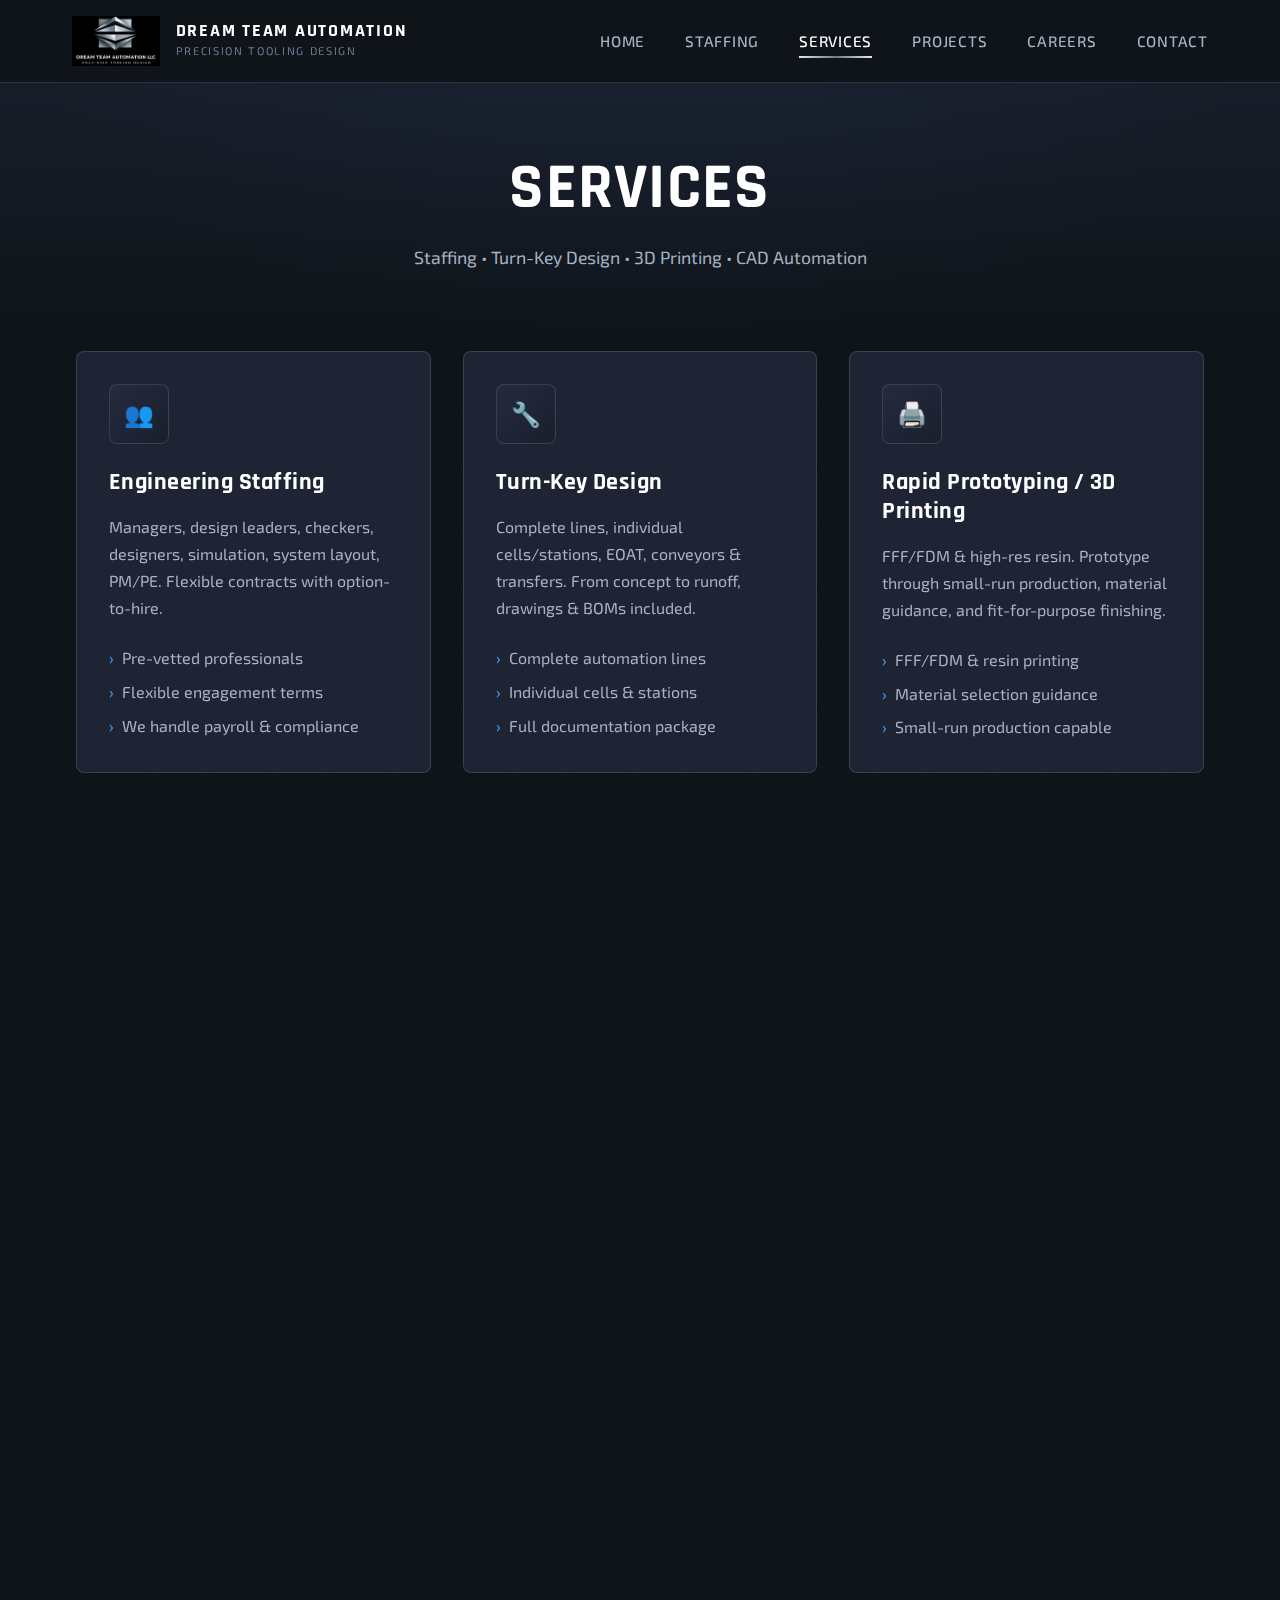
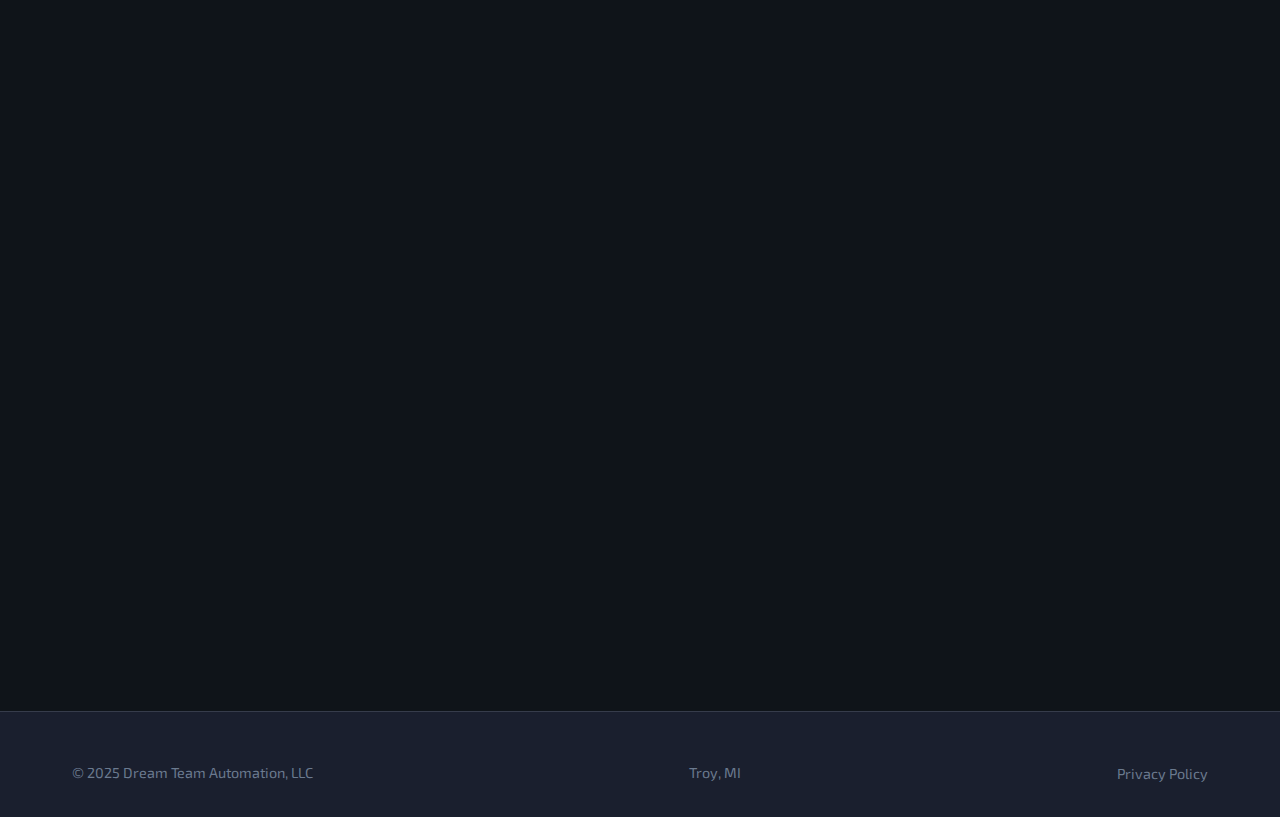
<file: services.html>
<!DOCTYPE html>
<html lang="en">
<head>
    <meta charset="UTF-8">
    <meta name="viewport" content="width=device-width, initial-scale=1.0">
    <title>Services | Dream Team Automation</title>
    <meta name="description" content="Dream Team Automation services: Engineering Staffing, Turn-Key Design, Rapid Prototyping / 3D Printing, and CAD Automation. Complete automation solutions.">
    <meta name="keywords" content="turn-key design, 3D printing, CAD automation, rapid prototyping, EOAT, conveyors, body-in-white">
    
    <!-- Open Graph -->
    <meta property="og:title" content="Services | Dream Team Automation">
    <meta property="og:description" content="Staffing, Turn-Key Design, 3D Printing, CAD Automation services.">
    <meta property="og:type" content="website">
    
    <!-- Fonts -->
    <link rel="preconnect" href="https://fonts.googleapis.com">
    <link rel="preconnect" href="https://fonts.gstatic.com" crossorigin>
    <link href="https://fonts.googleapis.com/css2?family=Exo+2:wght@300;400;500;600;700&family=Rajdhani:wght@500;600;700&display=swap" rel="stylesheet">
    
    <!-- Favicon -->
    <link rel="icon" type="image/svg+xml" href="favicon.svg">
    
    <!-- Styles -->
    <link rel="stylesheet" href="assets/css/style.css">
</head>
<body>
    <!-- Navigation -->
    <nav class="nav">
        <div class="nav-container">
            <a href="index.html" class="nav-logo">
                <img src="assets/images/logo.png" alt="Dream Team Automation Logo">
                <div class="nav-logo-text">
                    <span class="nav-logo-title">Dream Team Automation</span>
                    <span class="nav-logo-subtitle">Precision Tooling Design</span>
                </div>
            </a>
            <ul class="nav-links">
                <li><a href="index.html">Home</a></li>
                <li><a href="staffing.html">Staffing</a></li>
                <li><a href="services.html" class="active">Services</a></li>
                <li><a href="projects.html">Projects</a></li>
                <li><a href="careers.html">Careers</a></li>
                <li><a href="contact.html">Contact</a></li>
            </ul>
            <div class="nav-toggle">
                <span></span>
                <span></span>
                <span></span>
            </div>
        </div>
    </nav>

    <!-- Page Header -->
    <header class="page-header">
        <div class="container">
            <h1>Services</h1>
            <p>Staffing • Turn-Key Design • 3D Printing • CAD Automation</p>
        </div>
    </header>

    <!-- Services Grid -->
    <section class="container">
        <div class="services-grid">
            <div class="card fade-in stagger-1">
                <div class="card-icon">👥</div>
                <h3 class="card-title">Engineering Staffing</h3>
                <p class="card-text">Managers, design leaders, checkers, designers, simulation, system layout, PM/PE. Flexible contracts with option-to-hire.</p>
                <ul style="list-style: none; margin-top: 1.5rem; display: flex; flex-direction: column; gap: 0.5rem;">
                    <li style="color: var(--text-secondary); display: flex; align-items: center; gap: 0.5rem;">
                        <span style="color: var(--accent-blue);">›</span> Pre-vetted professionals
                    </li>
                    <li style="color: var(--text-secondary); display: flex; align-items: center; gap: 0.5rem;">
                        <span style="color: var(--accent-blue);">›</span> Flexible engagement terms
                    </li>
                    <li style="color: var(--text-secondary); display: flex; align-items: center; gap: 0.5rem;">
                        <span style="color: var(--accent-blue);">›</span> We handle payroll & compliance
                    </li>
                </ul>
            </div>
            
            <div class="card fade-in stagger-2">
                <div class="card-icon">🔧</div>
                <h3 class="card-title">Turn-Key Design</h3>
                <p class="card-text">Complete lines, individual cells/stations, EOAT, conveyors & transfers. From concept to runoff, drawings & BOMs included.</p>
                <ul style="list-style: none; margin-top: 1.5rem; display: flex; flex-direction: column; gap: 0.5rem;">
                    <li style="color: var(--text-secondary); display: flex; align-items: center; gap: 0.5rem;">
                        <span style="color: var(--accent-blue);">›</span> Complete automation lines
                    </li>
                    <li style="color: var(--text-secondary); display: flex; align-items: center; gap: 0.5rem;">
                        <span style="color: var(--accent-blue);">›</span> Individual cells & stations
                    </li>
                    <li style="color: var(--text-secondary); display: flex; align-items: center; gap: 0.5rem;">
                        <span style="color: var(--accent-blue);">›</span> Full documentation package
                    </li>
                </ul>
            </div>
            
            <div class="card fade-in stagger-3">
                <div class="card-icon">🖨️</div>
                <h3 class="card-title">Rapid Prototyping / 3D Printing</h3>
                <p class="card-text">FFF/FDM & high-res resin. Prototype through small-run production, material guidance, and fit-for-purpose finishing.</p>
                <ul style="list-style: none; margin-top: 1.5rem; display: flex; flex-direction: column; gap: 0.5rem;">
                    <li style="color: var(--text-secondary); display: flex; align-items: center; gap: 0.5rem;">
                        <span style="color: var(--accent-blue);">›</span> FFF/FDM & resin printing
                    </li>
                    <li style="color: var(--text-secondary); display: flex; align-items: center; gap: 0.5rem;">
                        <span style="color: var(--accent-blue);">›</span> Material selection guidance
                    </li>
                    <li style="color: var(--text-secondary); display: flex; align-items: center; gap: 0.5rem;">
                        <span style="color: var(--accent-blue);">›</span> Small-run production capable
                    </li>
                </ul>
            </div>
            
            <div class="card fade-in stagger-4">
                <div class="card-icon">💻</div>
                <h3 class="card-title">CAD Automation / Macros</h3>
                <p class="card-text">AutoCAD, Inventor, SolidWorks, NX, Teamcenter automations: export pipelines, parametrics, BOM validation, drawing batch tools, and more.</p>
                <ul style="list-style: none; margin-top: 1.5rem; display: flex; flex-direction: column; gap: 0.5rem;">
                    <li style="color: var(--text-secondary); display: flex; align-items: center; gap: 0.5rem;">
                        <span style="color: var(--accent-blue);">›</span> AutoCAD, Inventor, SolidWorks, NX, Teamcenter
                    </li>
                    <li style="color: var(--text-secondary); display: flex; align-items: center; gap: 0.5rem;">
                        <span style="color: var(--accent-blue);">›</span> Custom export pipelines
                    </li>
                    <li style="color: var(--text-secondary); display: flex; align-items: center; gap: 0.5rem;">
                        <span style="color: var(--accent-blue);">›</span> BOM validation tools
                    </li>
                </ul>
            </div>
        </div>
    </section>

    <!-- 3D Catalog CTA -->
    <section class="container" style="padding-top: 60px;">
        <div class="card fade-in" style="text-align: center; padding: 3rem; background: linear-gradient(135deg, var(--bg-tertiary) 0%, var(--bg-card) 100%); border-color: var(--accent-blue);">
            <div style="font-size: 3rem; margin-bottom: 1rem;">🖨️</div>
            <h3 class="section-title mb-2" style="font-size: 1.75rem;">3D Printing Showcase</h3>
            <p class="section-subtitle mb-3">Explore our interactive 3D part catalog - rotate, zoom, and inspect our precision prototypes</p>
            <a href="3d-demo.html" class="btn btn-primary">
                <span>View 3D Part Catalog</span>
                <span class="btn-arrow">→</span>
            </a>
        </div>
    </section>

    <!-- CTA Section -->
    <section class="container" style="padding-top: 80px; padding-bottom: 120px;">
        <div class="card fade-in" style="text-align: center; padding: 4rem;">
            <h2 class="section-title mb-2">Ready to Get Started?</h2>
            <p class="section-subtitle mb-3">Tell us a bit about your project and we'll get back to you quickly with next steps and pricing.</p>
            <a href="contact.html" class="btn btn-primary">
                <span>Request a Quote</span>
                <span class="btn-arrow">→</span>
            </a>
        </div>
    </section>

    <!-- Footer -->
    <footer class="footer">
        <div class="container">
            <div class="footer-content">
                <p class="footer-text">© 2025 Dream Team Automation, LLC</p>
                <div class="footer-badge">
                    <span class="footer-text">Troy, MI</span>
                </div>
                <div class="footer-links">
                    <a href="privacy-policy.html" class="footer-text">Privacy Policy</a>
                </div>
            </div>
        </div>
    </footer>

    <!-- Scripts -->
    <script src="assets/js/main.js"></script>
</body>
</html>
</file>
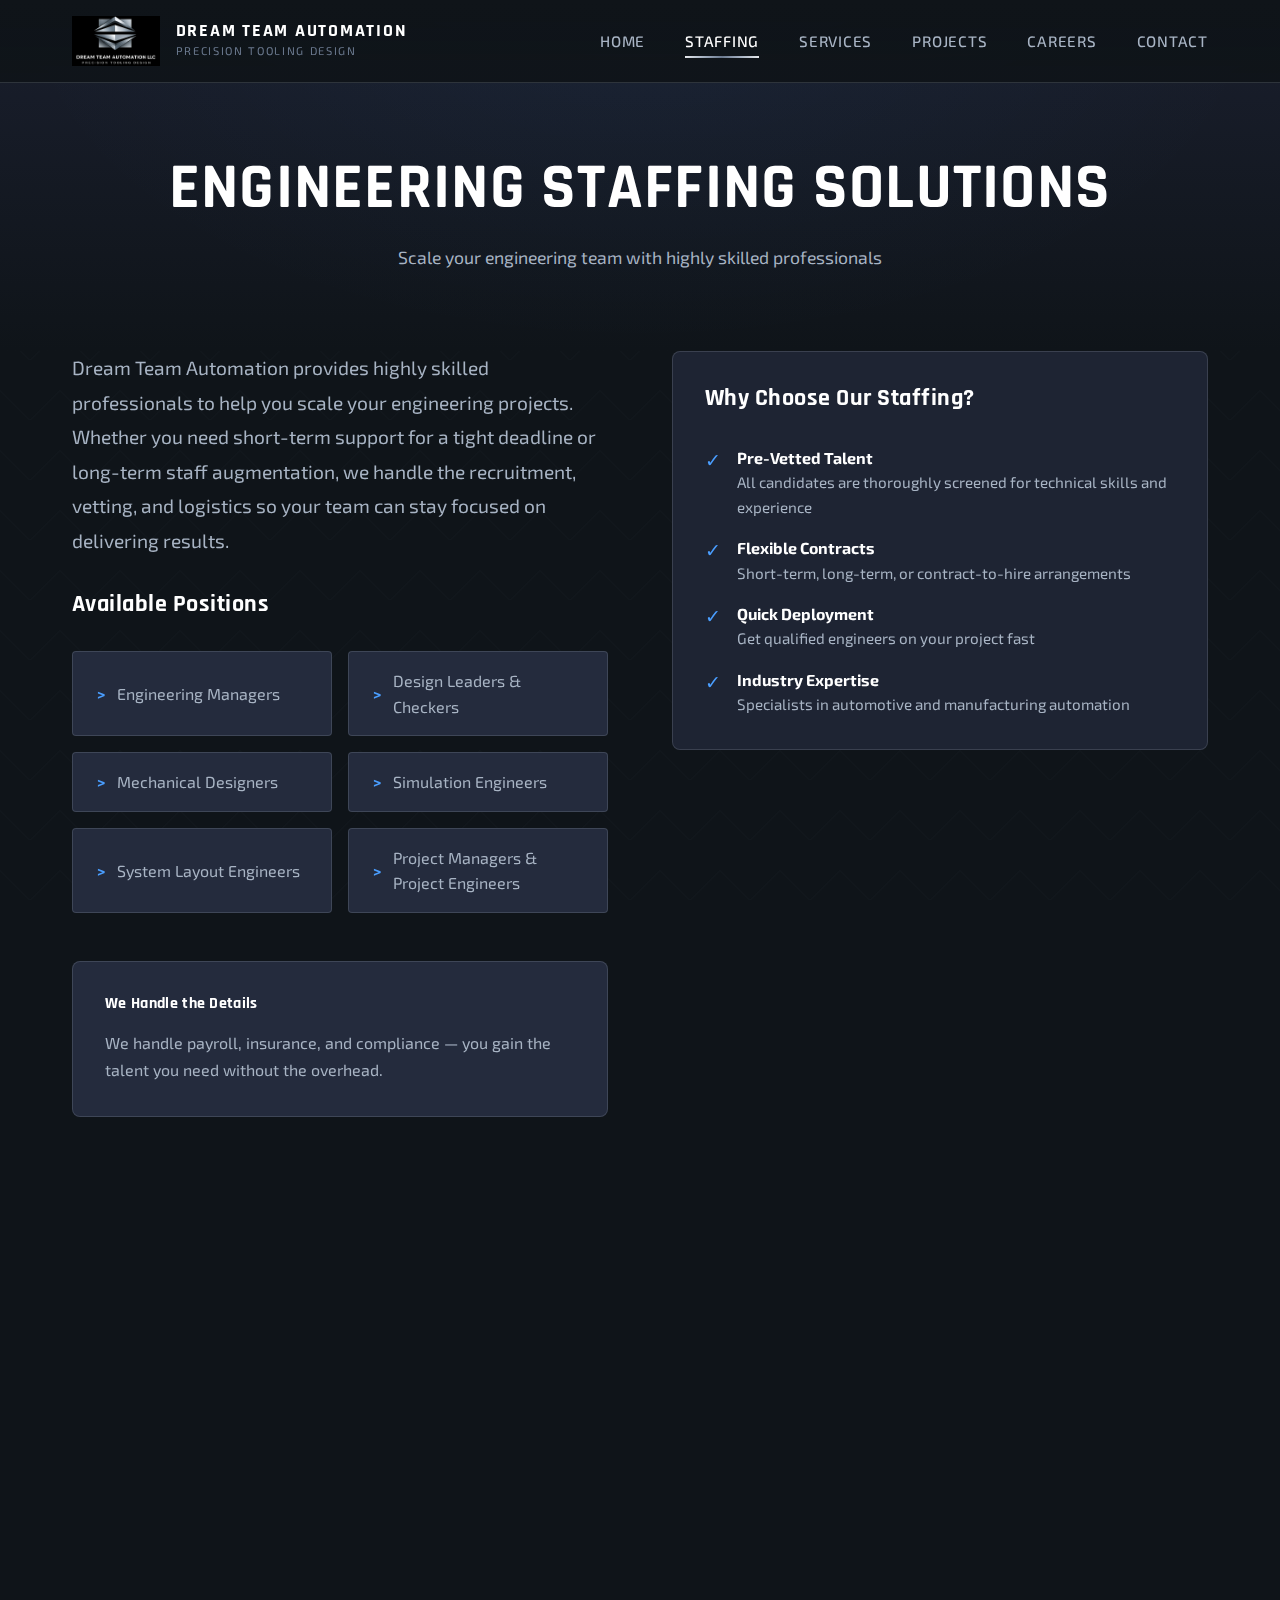
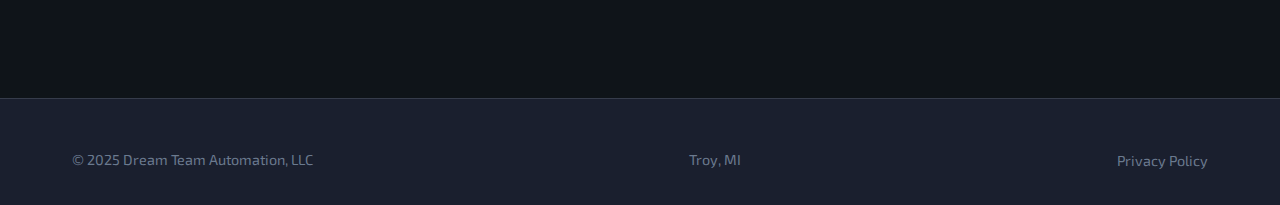
<file: staffing.html>
<!DOCTYPE html>
<html lang="en">
<head>
    <meta charset="UTF-8">
    <meta name="viewport" content="width=device-width, initial-scale=1.0">
    <title>Engineering Staffing Solutions | Dream Team Automation</title>
    <meta name="description" content="Dream Team Automation provides highly skilled engineering professionals - managers, designers, checkers, simulation engineers, and more. Flexible contracts with option-to-hire.">
    <meta name="keywords" content="engineering staffing, mechanical designers, project engineers, contract engineers, Michigan staffing">
    
    <!-- Open Graph -->
    <meta property="og:title" content="Engineering Staffing Solutions | Dream Team Automation">
    <meta property="og:description" content="Highly skilled engineering professionals for your automation projects.">
    <meta property="og:type" content="website">
    
    <!-- Fonts -->
    <link rel="preconnect" href="https://fonts.googleapis.com">
    <link rel="preconnect" href="https://fonts.gstatic.com" crossorigin>
    <link href="https://fonts.googleapis.com/css2?family=Exo+2:wght@300;400;500;600;700&family=Rajdhani:wght@500;600;700&display=swap" rel="stylesheet">
    
    <!-- Favicon -->
    <link rel="icon" type="image/svg+xml" href="favicon.svg">
    
    <!-- Styles -->
    <link rel="stylesheet" href="assets/css/style.css">
</head>
<body>
    <!-- Navigation -->
    <nav class="nav">
        <div class="nav-container">
            <a href="index.html" class="nav-logo">
                <img src="assets/images/logo.png" alt="Dream Team Automation Logo">
                <div class="nav-logo-text">
                    <span class="nav-logo-title">Dream Team Automation</span>
                    <span class="nav-logo-subtitle">Precision Tooling Design</span>
                </div>
            </a>
            <ul class="nav-links">
                <li><a href="index.html">Home</a></li>
                <li><a href="staffing.html" class="active">Staffing</a></li>
                <li><a href="services.html">Services</a></li>
                <li><a href="projects.html">Projects</a></li>
                <li><a href="careers.html">Careers</a></li>
                <li><a href="contact.html">Contact</a></li>
            </ul>
            <div class="nav-toggle">
                <span></span>
                <span></span>
                <span></span>
            </div>
        </div>
    </nav>

    <!-- Page Header -->
    <header class="page-header">
        <div class="container">
            <h1>Engineering Staffing Solutions</h1>
            <p>Scale your engineering team with highly skilled professionals</p>
        </div>
    </header>

    <!-- Main Content -->
    <section class="container">
        <div class="two-col">
            <div class="fade-in">
                <p style="font-size: 1.2rem; line-height: 1.8; margin-bottom: 2rem;">
                    Dream Team Automation provides highly skilled professionals to help you scale your engineering projects. Whether you need short-term support for a tight deadline or long-term staff augmentation, we handle the recruitment, vetting, and logistics so your team can stay focused on delivering results.
                </p>
                
                <h3 class="mb-2" style="color: var(--text-primary);">Available Positions</h3>
                <ul class="role-list">
                    <li>Engineering Managers</li>
                    <li>Design Leaders & Checkers</li>
                    <li>Mechanical Designers</li>
                    <li>Simulation Engineers</li>
                    <li>System Layout Engineers</li>
                    <li>Project Managers & Project Engineers</li>
                </ul>
                
                <div class="card mt-3" style="background: var(--bg-tertiary);">
                    <h4 style="color: var(--text-primary); margin-bottom: 1rem;">We Handle the Details</h4>
                    <p class="card-text">We handle payroll, insurance, and compliance — you gain the talent you need without the overhead.</p>
                </div>
            </div>
            
            <div class="fade-in stagger-2">
                <div class="card">
                    <h3 class="card-title mb-2">Why Choose Our Staffing?</h3>
                    <ul style="list-style: none; display: flex; flex-direction: column; gap: 1rem;">
                        <li style="display: flex; align-items: flex-start; gap: 1rem;">
                            <span style="color: var(--accent-blue); font-size: 1.2rem;">✓</span>
                            <div>
                                <strong style="color: var(--text-primary);">Pre-Vetted Talent</strong>
                                <p style="color: var(--text-secondary); font-size: 0.95rem;">All candidates are thoroughly screened for technical skills and experience</p>
                            </div>
                        </li>
                        <li style="display: flex; align-items: flex-start; gap: 1rem;">
                            <span style="color: var(--accent-blue); font-size: 1.2rem;">✓</span>
                            <div>
                                <strong style="color: var(--text-primary);">Flexible Contracts</strong>
                                <p style="color: var(--text-secondary); font-size: 0.95rem;">Short-term, long-term, or contract-to-hire arrangements</p>
                            </div>
                        </li>
                        <li style="display: flex; align-items: flex-start; gap: 1rem;">
                            <span style="color: var(--accent-blue); font-size: 1.2rem;">✓</span>
                            <div>
                                <strong style="color: var(--text-primary);">Quick Deployment</strong>
                                <p style="color: var(--text-secondary); font-size: 0.95rem;">Get qualified engineers on your project fast</p>
                            </div>
                        </li>
                        <li style="display: flex; align-items: flex-start; gap: 1rem;">
                            <span style="color: var(--accent-blue); font-size: 1.2rem;">✓</span>
                            <div>
                                <strong style="color: var(--text-primary);">Industry Expertise</strong>
                                <p style="color: var(--text-secondary); font-size: 0.95rem;">Specialists in automotive and manufacturing automation</p>
                            </div>
                        </li>
                    </ul>
                </div>
            </div>
        </div>
    </section>

    <!-- CTA Section -->
    <section class="container" style="padding-top: 80px; padding-bottom: 120px;">
        <div class="card fade-in" style="text-align: center; padding: 4rem;">
            <h2 class="section-title mb-2">Need Engineering Talent?</h2>
            <p class="section-subtitle mb-3">Tell us about your staffing requirements and we'll match you with the right professionals.</p>
            <a href="contact.html" class="btn btn-primary">
                <span>Discuss Your Staffing Needs</span>
                <span class="btn-arrow">→</span>
            </a>
        </div>
    </section>

    <!-- Footer -->
    <footer class="footer">
        <div class="container">
            <div class="footer-content">
                <p class="footer-text">© 2025 Dream Team Automation, LLC</p>
                <div class="footer-badge">
                    <span class="footer-text">Troy, MI</span>
                </div>
                <div class="footer-links">
                    <a href="privacy-policy.html" class="footer-text">Privacy Policy</a>
                </div>
            </div>
        </div>
    </footer>

    <!-- Scripts -->
    <script src="assets/js/main.js"></script>
</body>
</html>
</file>
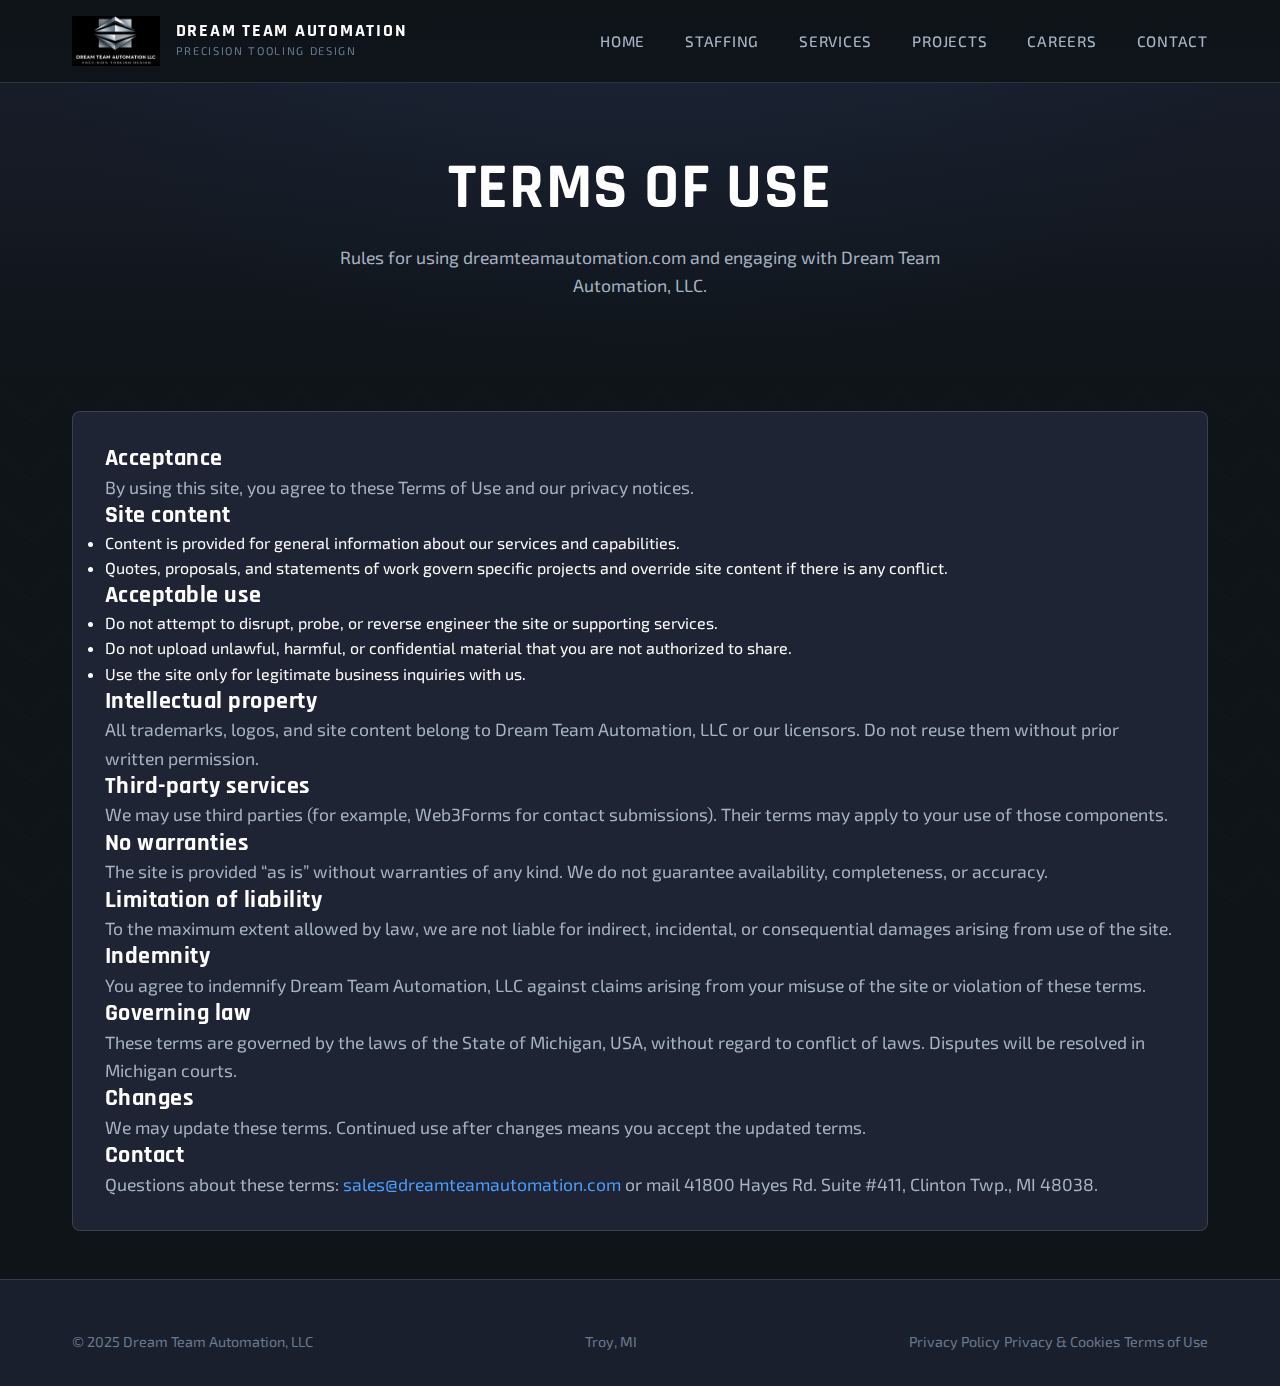
<file: terms-of-use.html>
<!DOCTYPE html>
<html lang="en">
<head>
    <meta charset="UTF-8">
    <meta name="viewport" content="width=device-width, initial-scale=1.0">
    <title>Terms of Use | Dream Team Automation</title>
    <meta name="description" content="Terms of Use for Dream Team Automation, LLC.">
    <link rel="preconnect" href="https://fonts.googleapis.com">
    <link rel="preconnect" href="https://fonts.gstatic.com" crossorigin>
    <link href="https://fonts.googleapis.com/css2?family=Exo+2:wght@300;400;500;600;700&family=Rajdhani:wght@500;600;700&display=swap" rel="stylesheet">
    <link rel="icon" type="image/svg+xml" href="favicon.svg">
    <link rel="stylesheet" href="assets/css/style.css">
</head>
<body>
    <nav class="nav">
        <div class="nav-container">
            <a href="index.html" class="nav-logo">
                <img src="assets/images/logo.png" alt="Dream Team Automation Logo">
                <div class="nav-logo-text">
                    <span class="nav-logo-title">Dream Team Automation</span>
                    <span class="nav-logo-subtitle">Precision Tooling Design</span>
                </div>
            </a>
            <ul class="nav-links">
                <li><a href="index.html">Home</a></li>
                <li><a href="staffing.html">Staffing</a></li>
                <li><a href="services.html">Services</a></li>
                <li><a href="projects.html">Projects</a></li>
                <li><a href="careers.html">Careers</a></li>
                <li><a href="contact.html">Contact</a></li>
            </ul>
            <div class="nav-toggle">
                <span></span>
                <span></span>
                <span></span>
            </div>
        </div>
    </nav>

    <section class="page-header">
        <div class="container">
            <h1>Terms of Use</h1>
            <p>Rules for using dreamteamautomation.com and engaging with Dream Team Automation, LLC.</p>
        </div>
    </section>

    <section class="container" style="padding-top: 2rem; padding-bottom: 3rem;">
        <div class="card">
            <h3>Acceptance</h3>
            <p>By using this site, you agree to these Terms of Use and our privacy notices.</p>

            <h3>Site content</h3>
            <ul>
                <li>Content is provided for general information about our services and capabilities.</li>
                <li>Quotes, proposals, and statements of work govern specific projects and override site content if there is any conflict.</li>
            </ul>

            <h3>Acceptable use</h3>
            <ul>
                <li>Do not attempt to disrupt, probe, or reverse engineer the site or supporting services.</li>
                <li>Do not upload unlawful, harmful, or confidential material that you are not authorized to share.</li>
                <li>Use the site only for legitimate business inquiries with us.</li>
            </ul>

            <h3>Intellectual property</h3>
            <p>All trademarks, logos, and site content belong to Dream Team Automation, LLC or our licensors. Do not reuse them without prior written permission.</p>

            <h3>Third-party services</h3>
            <p>We may use third parties (for example, Web3Forms for contact submissions). Their terms may apply to your use of those components.</p>

            <h3>No warranties</h3>
            <p>The site is provided “as is” without warranties of any kind. We do not guarantee availability, completeness, or accuracy.</p>

            <h3>Limitation of liability</h3>
            <p>To the maximum extent allowed by law, we are not liable for indirect, incidental, or consequential damages arising from use of the site.</p>

            <h3>Indemnity</h3>
            <p>You agree to indemnify Dream Team Automation, LLC against claims arising from your misuse of the site or violation of these terms.</p>

            <h3>Governing law</h3>
            <p>These terms are governed by the laws of the State of Michigan, USA, without regard to conflict of laws. Disputes will be resolved in Michigan courts.</p>

            <h3>Changes</h3>
            <p>We may update these terms. Continued use after changes means you accept the updated terms.</p>

            <h3>Contact</h3>
            <p>Questions about these terms: <a href="mailto:sales@dreamteamautomation.com">sales@dreamteamautomation.com</a> or mail 41800 Hayes Rd. Suite #411, Clinton Twp., MI 48038.</p>
        </div>
    </section>

    <footer class="footer">
        <div class="container">
            <div class="footer-content">
                <p class="footer-text">© 2025 Dream Team Automation, LLC</p>
                <div class="footer-badge">
                    <span class="footer-text">Troy, MI</span>
                </div>
                <div class="footer-links">
                    <a href="privacy-policy.html" class="footer-text">Privacy Policy</a>
                    <a href="privacy-and-cookies.html" class="footer-text">Privacy & Cookies</a>
                    <a href="terms-of-use.html" class="footer-text">Terms of Use</a>
                </div>
            </div>
        </div>
    </footer>

    <script src="assets/js/main.js"></script>
</body>
</html>
</file>
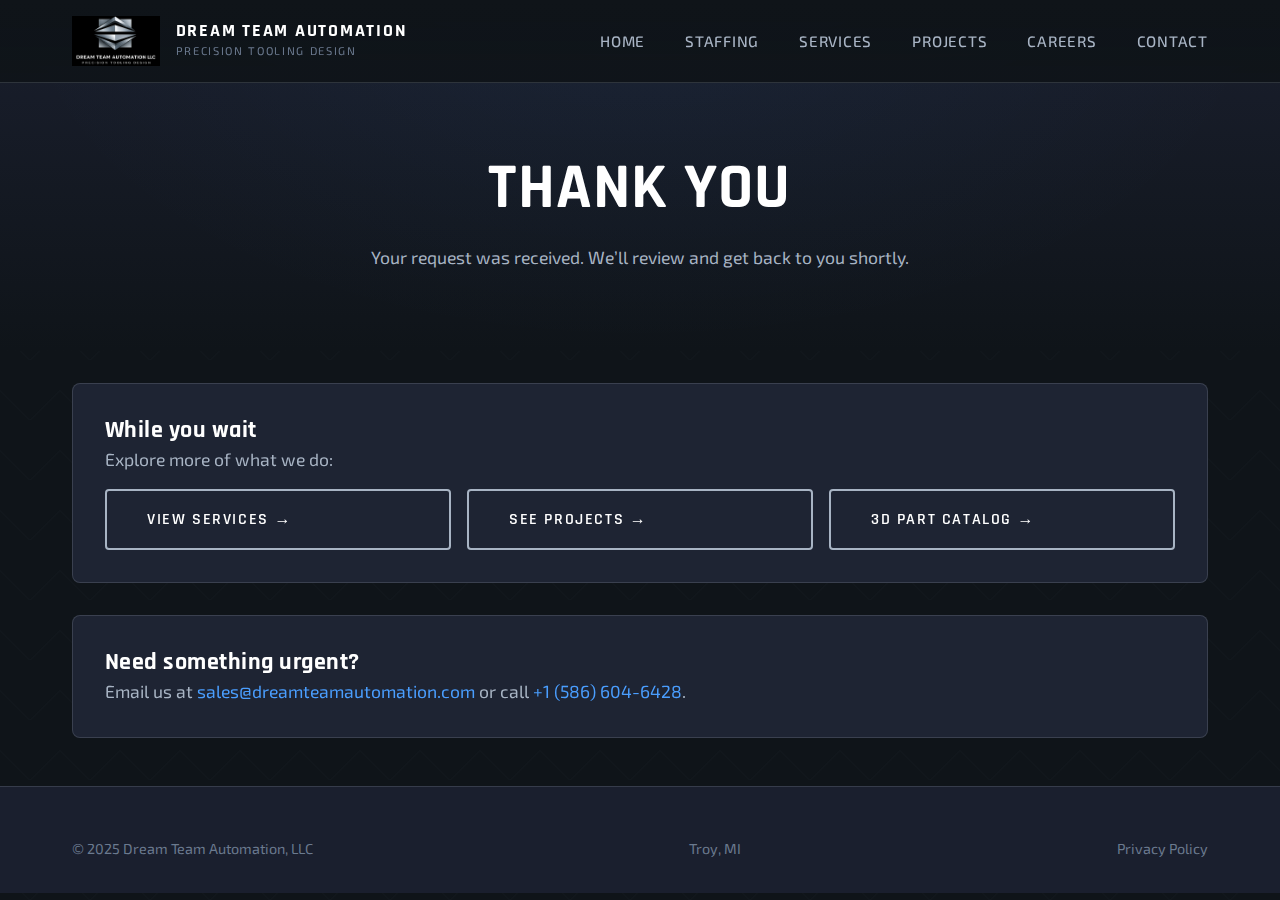
<file: thank-you.html>
<!DOCTYPE html>
<html lang="en">
<head>
    <meta charset="UTF-8">
    <meta name="viewport" content="width=device-width, initial-scale=1.0">
    <title>Thank You | Dream Team Automation</title>
    <meta name="description" content="Thank you for contacting Dream Team Automation. Explore our services and 3D part catalog while we review your request.">
    <link rel="preconnect" href="https://fonts.googleapis.com">
    <link rel="preconnect" href="https://fonts.gstatic.com" crossorigin>
    <link href="https://fonts.googleapis.com/css2?family=Exo+2:wght@300;400;500;600;700&family=Rajdhani:wght@500;600;700&display=swap" rel="stylesheet">
    <link rel="icon" type="image/svg+xml" href="favicon.svg">
    <link rel="stylesheet" href="assets/css/style.css">
</head>
<body>
    <nav class="nav">
        <div class="nav-container">
            <a href="index.html" class="nav-logo">
                <img src="assets/images/logo.png" alt="Dream Team Automation Logo">
                <div class="nav-logo-text">
                    <span class="nav-logo-title">Dream Team Automation</span>
                    <span class="nav-logo-subtitle">Precision Tooling Design</span>
                </div>
            </a>
            <ul class="nav-links">
                <li><a href="index.html">Home</a></li>
                <li><a href="staffing.html">Staffing</a></li>
                <li><a href="services.html">Services</a></li>
                <li><a href="projects.html">Projects</a></li>
                <li><a href="careers.html">Careers</a></li>
                <li><a href="contact.html">Contact</a></li>
            </ul>
            <div class="nav-toggle">
                <span></span>
                <span></span>
                <span></span>
            </div>
        </div>
    </nav>

    <section class="page-header">
        <div class="container">
            <h1>Thank You</h1>
            <p>Your request was received. We’ll review and get back to you shortly.</p>
        </div>
    </section>

    <section class="container" style="padding-top: 2rem; padding-bottom: 3rem;">
        <div class="card" style="margin-bottom: 2rem;">
            <h3>While you wait</h3>
            <p>Explore more of what we do:</p>
            <div class="cta-grid" style="display: grid; gap: 1rem; grid-template-columns: repeat(auto-fit, minmax(240px, 1fr)); margin-top: 1rem;">
                <a class="btn btn-secondary" href="services.html">View Services →</a>
                <a class="btn btn-secondary" href="projects.html">See Projects →</a>
                <a class="btn btn-secondary" href="3d-demo.html">3D Part Catalog →</a>
            </div>
        </div>
        <div class="card">
            <h3>Need something urgent?</h3>
            <p>Email us at <a href="mailto:sales@dreamteamautomation.com">sales@dreamteamautomation.com</a> or call <a href="tel:+15866046428">+1 (586) 604-6428</a>.</p>
        </div>
    </section>

    <footer class="footer">
        <div class="container">
            <div class="footer-content">
                <p class="footer-text">© 2025 Dream Team Automation, LLC</p>
                <div class="footer-badge">
                    <span class="footer-text">Troy, MI</span>
                </div>
                <div class="footer-links">
                    <a href="privacy-policy.html" class="footer-text">Privacy Policy</a>
                </div>
            </div>
        </div>
    </footer>

    <script src="assets/js/main.js"></script>
</body>
</html>
</file>
<file: assets/css/style.css>
/* Dream Team Automation - Metallic Dark Theme */
/* Inspired by the 3D chrome/silver logo aesthetic */

/* ===== CSS VARIABLES ===== */
:root {
    /* Dark backgrounds */
    --bg-primary: #0f1419;
    --bg-secondary: #1a1f2e;
    --bg-tertiary: #242b3d;
    --bg-card: #1e2433;
    
    /* Metallic gradients */
    --metallic-light: #e8eaed;
    --metallic-mid: #a8b4c4;
    --metallic-dark: #6b7a8f;
    --chrome-shine: linear-gradient(135deg, #e8eaed 0%, #a8b4c4 25%, #6b7a8f 50%, #a8b4c4 75%, #e8eaed 100%);
    --chrome-vertical: linear-gradient(180deg, #e8eaed 0%, #8a9bb0 40%, #4a5568 60%, #8a9bb0 80%, #c4cdd8 100%);
    
    /* Accent colors */
    --accent-blue: #4a9eff;
    --accent-glow: rgba(74, 158, 255, 0.3);
    --accent-cyan: #00d4ff;
    
    /* Text colors */
    --text-primary: #ffffff;
    --text-secondary: #a8b4c4;
    --text-muted: #6b7a8f;
    
    /* Borders */
    --border-metallic: linear-gradient(135deg, #6b7a8f 0%, #a8b4c4 50%, #6b7a8f 100%);
    --border-subtle: rgba(168, 180, 196, 0.2);
    
    /* Shadows */
    --shadow-glow: 0 0 30px rgba(74, 158, 255, 0.15);
    --shadow-card: 0 10px 40px rgba(0, 0, 0, 0.4);
    --shadow-hover: 0 20px 60px rgba(0, 0, 0, 0.5);
    
    /* Spacing */
    --container-max: 1200px;
    --section-padding: 100px;
    --card-padding: 2rem;
}

/* ===== RESET & BASE ===== */
*, *::before, *::after {
    margin: 0;
    padding: 0;
    box-sizing: border-box;
}

html {
    scroll-behavior: smooth;
}

body {
    font-family: 'Exo 2', 'Segoe UI', Tahoma, Geneva, Verdana, sans-serif;
    background: var(--bg-primary);
    color: var(--text-primary);
    line-height: 1.6;
    min-height: 100vh;
    overflow-x: hidden;
}

/* Geometric background pattern */
body::before {
    content: '';
    position: fixed;
    top: 0;
    left: 0;
    width: 100%;
    height: 100%;
    background: 
        linear-gradient(135deg, transparent 74%, rgba(168, 180, 196, 0.02) 75%, rgba(168, 180, 196, 0.02) 76%, transparent 77%),
        linear-gradient(225deg, transparent 74%, rgba(168, 180, 196, 0.02) 75%, rgba(168, 180, 196, 0.02) 76%, transparent 77%);
    background-size: 60px 60px;
    pointer-events: none;
    z-index: -1;
}

/* ===== TYPOGRAPHY ===== */
h1, h2, h3, h4, h5, h6 {
    font-family: 'Rajdhani', 'Exo 2', sans-serif;
    font-weight: 700;
    letter-spacing: 0.02em;
    line-height: 1.2;
}

h1 {
    font-size: clamp(2.5rem, 5vw, 4rem);
    text-transform: uppercase;
}

h2 {
    font-size: clamp(2rem, 4vw, 3rem);
}

h3 {
    font-size: clamp(1.25rem, 2.5vw, 1.5rem);
}

p {
    color: var(--text-secondary);
    font-size: 1.1rem;
}

a {
    color: var(--accent-blue);
    text-decoration: none;
    transition: all 0.3s ease;
}

a:hover {
    color: var(--accent-cyan);
    text-shadow: 0 0 10px var(--accent-glow);
}

/* ===== CONTAINER ===== */
.container {
    max-width: var(--container-max);
    margin: 0 auto;
    padding: 0 2rem;
}

/* ===== NAVIGATION ===== */
.nav {
    position: fixed;
    top: 0;
        left: 0;
        right: 0;
        z-index: 1000;
    background: linear-gradient(180deg, var(--bg-primary) 0%, rgba(15, 20, 25, 0.95) 100%);
    backdrop-filter: blur(20px);
    border-bottom: 1px solid var(--border-subtle);
}

.nav-container {
    max-width: var(--container-max);
    margin: 0 auto;
    padding: 1rem 2rem;
    display: flex;
    justify-content: space-between;
    align-items: center;
}

.nav-logo {
    display: flex;
    align-items: center;
    gap: 1rem;
}

.nav-logo img {
    height: 50px;
    width: auto;
}

.nav-logo-text {
    display: flex;
    flex-direction: column;
}

.nav-logo-title {
    font-family: 'Rajdhani', sans-serif;
    font-size: 1.1rem;
    font-weight: 700;
    color: var(--text-primary);
    text-transform: uppercase;
    letter-spacing: 0.1em;
    line-height: 1.1;
}

.nav-logo-subtitle {
    font-size: 0.7rem;
    color: var(--text-muted);
    text-transform: uppercase;
    letter-spacing: 0.15em;
}

.nav-links {
    display: flex;
    gap: 2.5rem;
    list-style: none;
}

.nav-links a {
    color: var(--text-secondary);
    font-weight: 500;
    font-size: 0.95rem;
    text-transform: uppercase;
    letter-spacing: 0.05em;
    padding: 0.5rem 0;
    position: relative;
    transition: all 0.3s ease;
}

.nav-links a::after {
    content: '';
    position: absolute;
    bottom: 0;
    left: 0;
    width: 0;
    height: 2px;
    background: var(--chrome-shine);
    transition: width 0.3s ease;
}

.nav-links a:hover,
.nav-links a.active {
    color: var(--text-primary);
}

.nav-links a:hover::after,
.nav-links a.active::after {
    width: 100%;
}

/* Mobile menu toggle */
.nav-toggle {
    display: none;
    flex-direction: column;
    gap: 5px;
    cursor: pointer;
    padding: 0.5rem;
}

.nav-toggle span {
    width: 25px;
    height: 2px;
    background: var(--metallic-mid);
    transition: all 0.3s ease;
}

/* ===== HERO SECTION ===== */
.hero {
    min-height: 100vh;
    display: flex;
    align-items: center;
    justify-content: center;
    position: relative;
    padding: 120px 2rem 80px;
    overflow: hidden;
}

.hero::before {
    content: '';
    position: absolute;
    top: 0;
    left: 0;
    right: 0;
    bottom: 0;
    background: 
        radial-gradient(ellipse at 30% 20%, rgba(74, 158, 255, 0.08) 0%, transparent 50%),
        radial-gradient(ellipse at 70% 80%, rgba(0, 212, 255, 0.05) 0%, transparent 50%);
    pointer-events: none;
}

/* Angular decorative shapes */
.hero::after {
    content: '';
    position: absolute;
    top: 50%;
    left: 50%;
    transform: translate(-50%, -50%);
    width: 800px;
    height: 800px;
    background: conic-gradient(from 0deg, transparent 0deg, rgba(168, 180, 196, 0.03) 60deg, transparent 120deg);
    animation: rotate-slow 60s linear infinite;
    pointer-events: none;
}

@keyframes rotate-slow {
    from { transform: translate(-50%, -50%) rotate(0deg); }
    to { transform: translate(-50%, -50%) rotate(360deg); }
}

.hero-content {
    text-align: center;
    position: relative;
    z-index: 1;
    max-width: 900px;
}

.hero-logo {
    width: 180px;
    height: auto;
    margin-bottom: 2rem;
    filter: drop-shadow(0 0 30px rgba(168, 180, 196, 0.3));
    animation: float 6s ease-in-out infinite;
}

@keyframes float {
    0%, 100% { transform: translateY(0); }
    50% { transform: translateY(-15px); }
}

.hero-title {
    background: var(--chrome-vertical);
    -webkit-background-clip: text;
    -webkit-text-fill-color: transparent;
    background-clip: text;
    margin-bottom: 1rem;
    text-shadow: none;
}

.hero-subtitle {
    font-size: 1rem;
    color: var(--text-muted);
    text-transform: uppercase;
    letter-spacing: 0.3em;
    margin-bottom: 3rem;
}

/* Rotating service keywords */
.hero-services {
    display: flex;
    flex-direction: column;
    gap: 1rem;
    margin-bottom: 3rem;
}

.service-keyword {
    font-family: 'Rajdhani', sans-serif;
    font-size: clamp(1.5rem, 3vw, 2rem);
    font-weight: 600;
    color: var(--text-primary);
    text-transform: uppercase;
    letter-spacing: 0.1em;
    opacity: 0;
    transform: translateY(20px);
    animation: fadeInUp 0.5s ease forwards;
}

.service-keyword:nth-child(1) { animation-delay: 0.2s; }
.service-keyword:nth-child(2) { animation-delay: 0.4s; }
.service-keyword:nth-child(3) { animation-delay: 0.6s; }
.service-keyword:nth-child(4) { animation-delay: 0.8s; }
.service-keyword:nth-child(5) { animation-delay: 1s; }

.service-keyword.highlight {
    background: var(--chrome-shine);
    -webkit-background-clip: text;
    -webkit-text-fill-color: transparent;
    background-clip: text;
}

@keyframes fadeInUp {
    to {
        opacity: 1;
        transform: translateY(0);
    }
}

/* ===== BUTTONS ===== */
.btn {
    display: inline-flex;
    align-items: center;
    gap: 0.75rem;
    padding: 1rem 2.5rem;
    font-family: 'Rajdhani', sans-serif;
    font-size: 1rem;
    font-weight: 600;
    text-transform: uppercase;
    letter-spacing: 0.1em;
    border: none;
    border-radius: 4px;
    cursor: pointer;
    transition: all 0.3s ease;
    position: relative;
    overflow: hidden;
}

.btn-primary {
    background: var(--chrome-shine);
    background-size: 200% 100%;
    color: var(--bg-primary);
    box-shadow: 0 4px 20px rgba(168, 180, 196, 0.3);
}

.btn-primary:hover {
    background-position: 100% 0;
    transform: translateY(-2px);
    box-shadow: 0 8px 30px rgba(168, 180, 196, 0.4);
    color: var(--bg-primary);
}

.btn-secondary {
    background: transparent;
    color: var(--text-primary);
    border: 2px solid var(--metallic-mid);
}

.btn-secondary:hover {
    background: rgba(168, 180, 196, 0.1);
    border-color: var(--metallic-light);
    box-shadow: 0 0 20px var(--accent-glow);
}

.btn-arrow {
    transition: transform 0.3s ease;
}

.btn:hover .btn-arrow {
    transform: translateX(5px);
}

/* ===== SECTIONS ===== */
section {
    padding: var(--section-padding) 0;
    position: relative;
}

.section-header {
    text-align: center;
    margin-bottom: 4rem;
}

.section-title {
    margin-bottom: 1rem;
}

.section-subtitle {
    max-width: 600px;
    margin: 0 auto;
}

/* Section divider */
.section-divider {
    width: 100px;
    height: 3px;
    background: var(--chrome-shine);
    margin: 1.5rem auto 0;
}

/* ===== CARDS ===== */
.card {
    background: var(--bg-card);
    border: 1px solid var(--border-subtle);
    border-radius: 8px;
    padding: var(--card-padding);
    position: relative;
    overflow: hidden;
    transition: all 0.4s ease;
}

.card::before {
    content: '';
    position: absolute;
    top: 0;
    left: 0;
    right: 0;
    height: 3px;
    background: var(--chrome-shine);
    transform: scaleX(0);
    transition: transform 0.4s ease;
}

.card:hover {
    transform: translateY(-8px);
    box-shadow: var(--shadow-hover);
    border-color: var(--metallic-dark);
}

.card:hover::before {
    transform: scaleX(1);
}

.card-icon {
    width: 60px;
    height: 60px;
    display: flex;
    align-items: center;
    justify-content: center;
    background: linear-gradient(135deg, var(--bg-tertiary), var(--bg-secondary));
    border: 1px solid var(--border-subtle);
    border-radius: 8px;
    margin-bottom: 1.5rem;
    font-size: 1.5rem;
}

.card-title {
    color: var(--text-primary);
    margin-bottom: 1rem;
}

.card-text {
    color: var(--text-secondary);
    font-size: 1rem;
    line-height: 1.7;
}

/* Service cards grid */
.services-grid {
    display: flex;
    flex-wrap: wrap;
    justify-content: center;
    gap: 2rem;
}

.services-grid .card {
    flex: 0 1 calc(33.333% - 1.5rem);
    min-width: 280px;
    max-width: 400px;
}

/* ===== FORMS ===== */
.form-group {
    margin-bottom: 1.5rem;
}

.form-label {
    display: block;
    margin-bottom: 0.5rem;
    font-weight: 500;
    color: var(--text-secondary);
    font-size: 0.9rem;
    text-transform: uppercase;
    letter-spacing: 0.05em;
}

.form-label .required {
    color: var(--accent-blue);
}

.form-input,
.form-textarea,
.form-select {
    width: 100%;
    padding: 1rem 1.25rem;
    background: var(--bg-tertiary);
    border: 1px solid var(--border-subtle);
    border-radius: 4px;
    color: var(--text-primary);
    font-family: inherit;
    font-size: 1rem;
    transition: all 0.3s ease;
}

.form-input:focus,
.form-textarea:focus,
.form-select:focus {
    outline: none;
    border-color: var(--accent-blue);
    box-shadow: 0 0 0 3px var(--accent-glow);
}

.form-input::placeholder,
.form-textarea::placeholder {
    color: var(--text-muted);
}

.form-textarea {
    min-height: 150px;
    resize: vertical;
}

.form-select {
    cursor: pointer;
    appearance: none;
    background-image: url("data:image/svg+xml,%3Csvg xmlns='http://www.w3.org/2000/svg' width='12' height='12' fill='%23a8b4c4' viewBox='0 0 16 16'%3E%3Cpath d='M8 11L3 6h10l-5 5z'/%3E%3C/svg%3E");
    background-repeat: no-repeat;
    background-position: right 1rem center;
    padding-right: 2.5rem;
}

.form-row {
    display: grid;
    grid-template-columns: repeat(auto-fit, minmax(200px, 1fr));
    gap: 1.5rem;
}

.form-checkbox {
    display: flex;
    align-items: flex-start;
    gap: 0.75rem;
    cursor: pointer;
}

.form-checkbox input {
    width: 20px;
    height: 20px;
    accent-color: var(--accent-blue);
    cursor: pointer;
}

/* ===== GALLERY ===== */
.gallery-grid {
    display: grid;
    grid-template-columns: repeat(auto-fill, minmax(300px, 1fr));
    gap: 1.5rem;
}

.gallery-item {
    position: relative;
    aspect-ratio: 16/10;
    overflow: hidden;
    border-radius: 8px;
    cursor: pointer;
}

.gallery-item img {
    width: 100%;
    height: 100%;
    object-fit: cover;
    transition: transform 0.5s ease;
}

.gallery-item:hover img {
    transform: scale(1.1);
}

.gallery-item::after {
    content: '';
    position: absolute;
    inset: 0;
    background: linear-gradient(to top, rgba(15, 20, 25, 0.8) 0%, transparent 50%);
    opacity: 0;
    transition: opacity 0.3s ease;
}

.gallery-item:hover::after {
    opacity: 1;
}

/* ===== FOOTER ===== */
.footer {
    background: var(--bg-secondary);
    border-top: 1px solid var(--border-subtle);
    padding: 3rem 0 2rem;
}

.footer-content {
    display: flex;
    justify-content: space-between;
    align-items: center;
    flex-wrap: wrap;
    gap: 2rem;
}

.footer-text {
    color: var(--text-muted);
    font-size: 0.9rem;
}

.footer-badge {
    display: flex;
    align-items: center;
        gap: 1rem;
    }
    
.footer-badge img {
    height: 30px;
    opacity: 0.7;
    transition: opacity 0.3s ease;
}

.footer-badge img:hover {
    opacity: 1;
}

/* ===== CONTACT INFO ===== */
.contact-info {
    display: flex;
    flex-direction: column;
    gap: 1.5rem;
}

.contact-item {
    display: flex;
    align-items: flex-start;
    gap: 1rem;
}

.contact-icon {
    width: 40px;
    height: 40px;
    display: flex;
    align-items: center;
    justify-content: center;
    background: var(--bg-tertiary);
    border: 1px solid var(--border-subtle);
    border-radius: 8px;
    color: var(--accent-blue);
    flex-shrink: 0;
}

.contact-details h4 {
    color: var(--text-primary);
    margin-bottom: 0.25rem;
    font-size: 1rem;
}

.contact-details p,
.contact-details a {
    color: var(--text-secondary);
    font-size: 0.95rem;
}

/* ===== ROLE LIST ===== */
.role-list {
    list-style: none;
    display: grid;
    grid-template-columns: repeat(auto-fit, minmax(250px, 1fr));
    gap: 1rem;
}

.role-list li {
    display: flex;
    align-items: center;
    gap: 0.75rem;
    padding: 1rem 1.5rem;
    background: var(--bg-tertiary);
    border: 1px solid var(--border-subtle);
    border-radius: 4px;
    color: var(--text-secondary);
    transition: all 0.3s ease;
}

.role-list li::before {
    content: '>';
    color: var(--accent-blue);
    font-weight: bold;
}

.role-list li:hover {
    border-color: var(--accent-blue);
    transform: translateX(5px);
}

/* ===== UTILITIES ===== */
.text-center { text-align: center; }
.text-gradient {
    background: var(--chrome-shine);
    -webkit-background-clip: text;
    -webkit-text-fill-color: transparent;
    background-clip: text;
}
.mt-1 { margin-top: 1rem; }
.mt-2 { margin-top: 2rem; }
.mt-3 { margin-top: 3rem; }
.mb-1 { margin-bottom: 1rem; }
.mb-2 { margin-bottom: 2rem; }
.mb-3 { margin-bottom: 3rem; }

/* ===== ANIMATIONS ===== */
.fade-in {
    opacity: 0;
    transform: translateY(30px);
    transition: all 0.6s ease;
}

.fade-in.visible {
    opacity: 1;
    transform: translateY(0);
}

/* Staggered animations */
.stagger-1 { transition-delay: 0.1s; }
.stagger-2 { transition-delay: 0.2s; }
.stagger-3 { transition-delay: 0.3s; }
.stagger-4 { transition-delay: 0.4s; }

/* ===== PAGE HEADER (for inner pages) ===== */
.page-header {
    padding: 150px 0 80px;
    background: linear-gradient(180deg, var(--bg-secondary) 0%, var(--bg-primary) 100%);
    text-align: center;
    position: relative;
}

.page-header::before {
    content: '';
    position: absolute;
    top: 0;
    left: 0;
    right: 0;
    bottom: 0;
    background: 
        radial-gradient(ellipse at 50% 0%, rgba(74, 158, 255, 0.05) 0%, transparent 70%);
    pointer-events: none;
}

.page-header h1 {
    position: relative;
    z-index: 1;
}

.page-header p {
    position: relative;
    z-index: 1;
    max-width: 600px;
    margin: 1rem auto 0;
}

/* ===== TWO COLUMN LAYOUT ===== */
.two-col {
    display: grid;
    grid-template-columns: 1fr 1fr;
    gap: 4rem;
    align-items: start;
}

/* ===== RESPONSIVE ===== */
@media (max-width: 992px) {
    :root {
        --section-padding: 80px;
    }
    
    .two-col {
        grid-template-columns: 1fr;
        gap: 3rem;
    }
}

@media (max-width: 768px) {
    :root {
        --section-padding: 60px;
        --card-padding: 1.5rem;
    }
    
    .nav-links {
        display: none;
        position: absolute;
        top: 100%;
        left: 0;
        right: 0;
        background: var(--bg-primary);
        flex-direction: column;
        padding: 2rem;
        gap: 1rem;
        border-bottom: 1px solid var(--border-subtle);
    }
    
    .nav-links.active {
    display: flex;
    }
    
    .nav-toggle {
    display: flex;
    }
    
    .hero {
        padding: 100px 1.5rem 60px;
    }
    
    .hero-logo {
        width: 120px;
    }
    
    .footer-content {
        flex-direction: column;
        text-align: center;
    }
    
    .services-grid {
        grid-template-columns: 1fr;
    }
    
    .gallery-grid {
        grid-template-columns: repeat(auto-fill, minmax(250px, 1fr));
    }
}

@media (max-width: 480px) {
    .container {
        padding: 0 1rem;
    }
    
    .btn {
        width: 100%;
        justify-content: center;
    }
    
    .form-row {
        grid-template-columns: 1fr;
    }
}

/* ===== PRINT STYLES ===== */
@media print {
    .nav, .footer {
        display: none;
    }
    
    body {
        background: white;
        color: black;
    }
}
</file>
